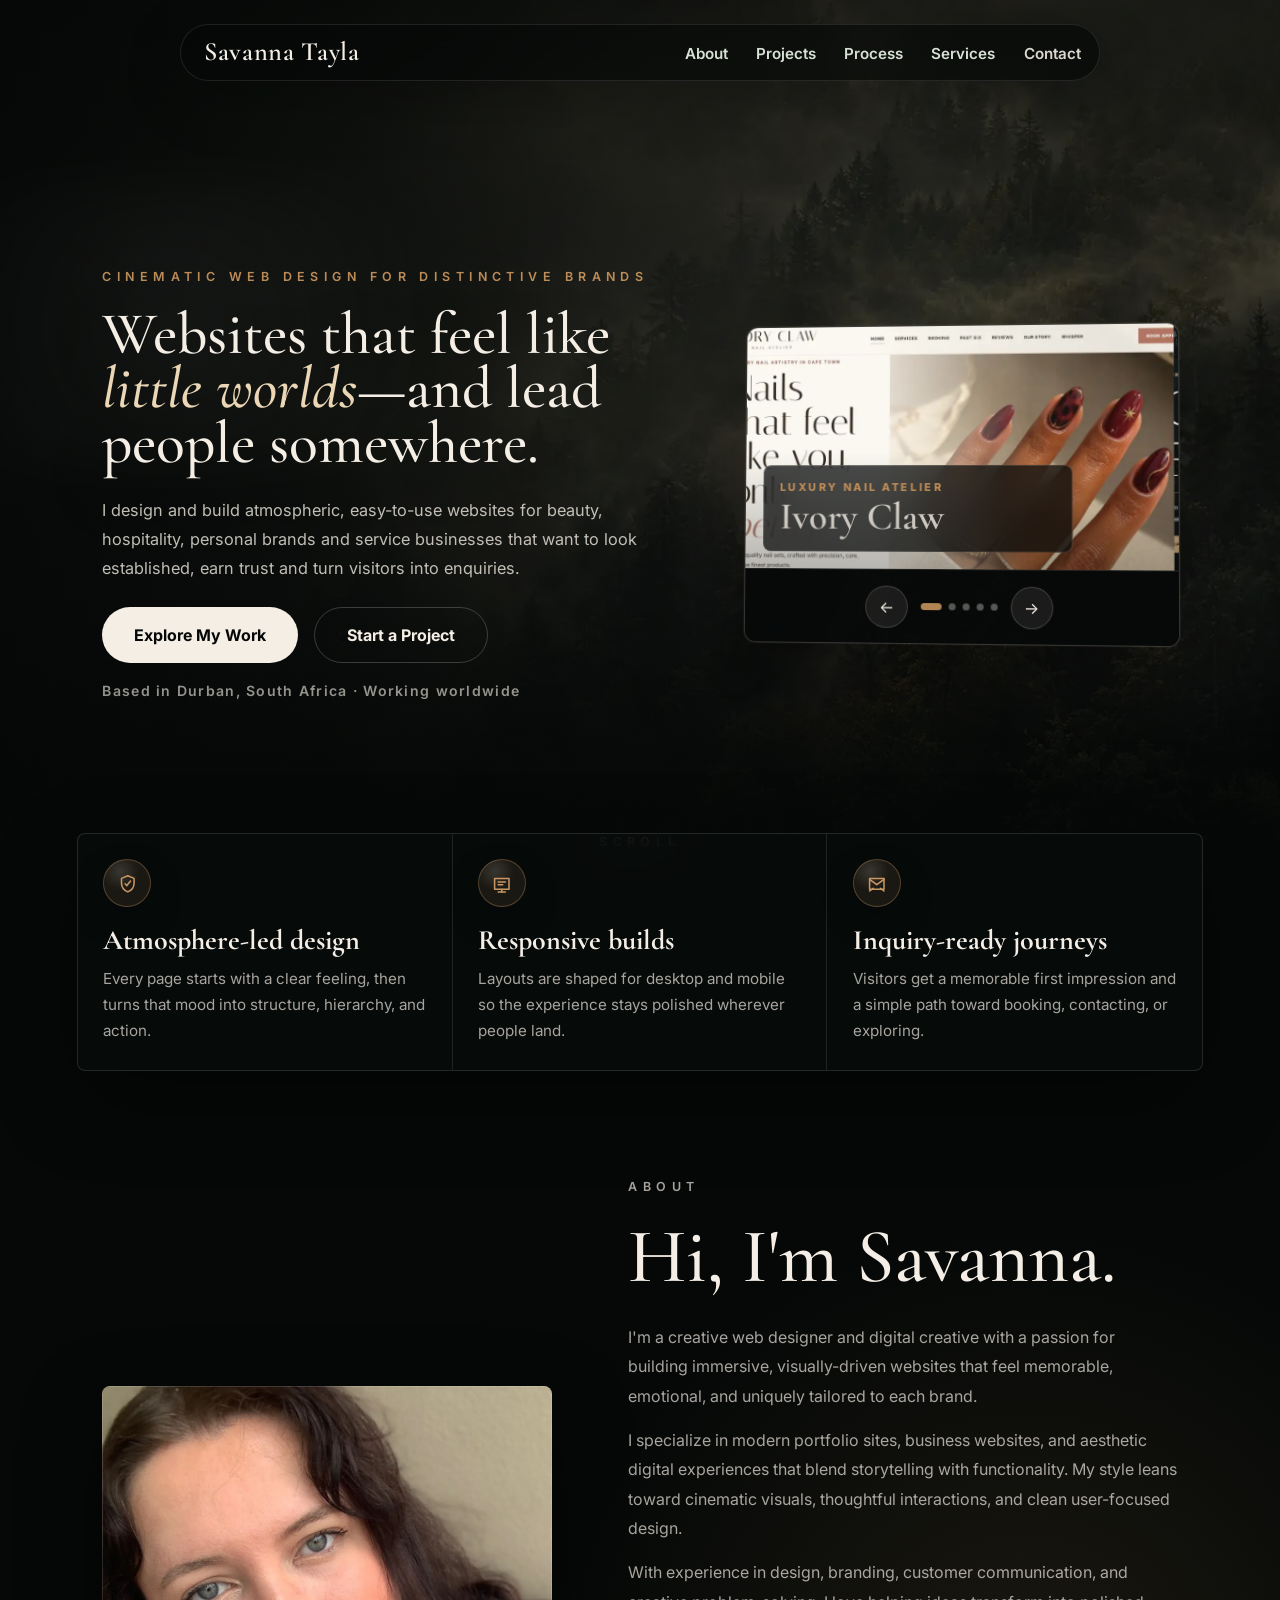
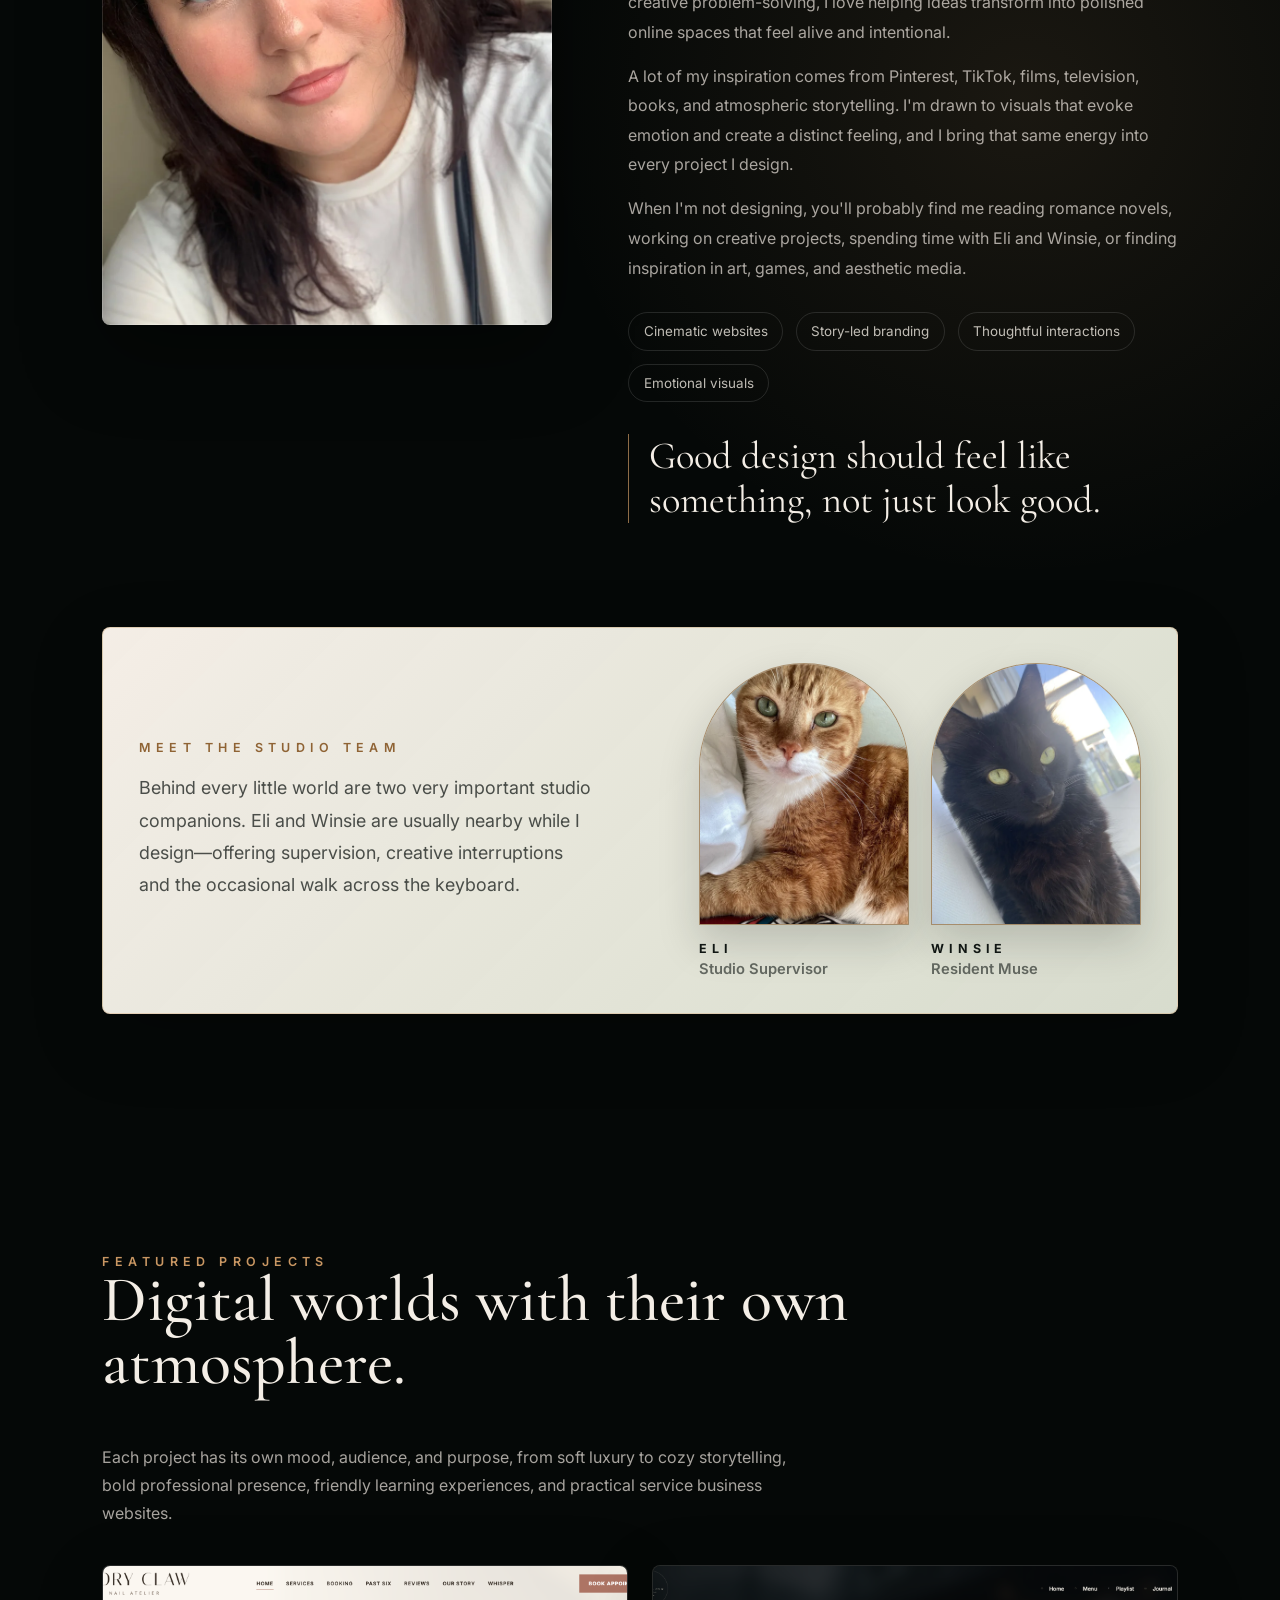
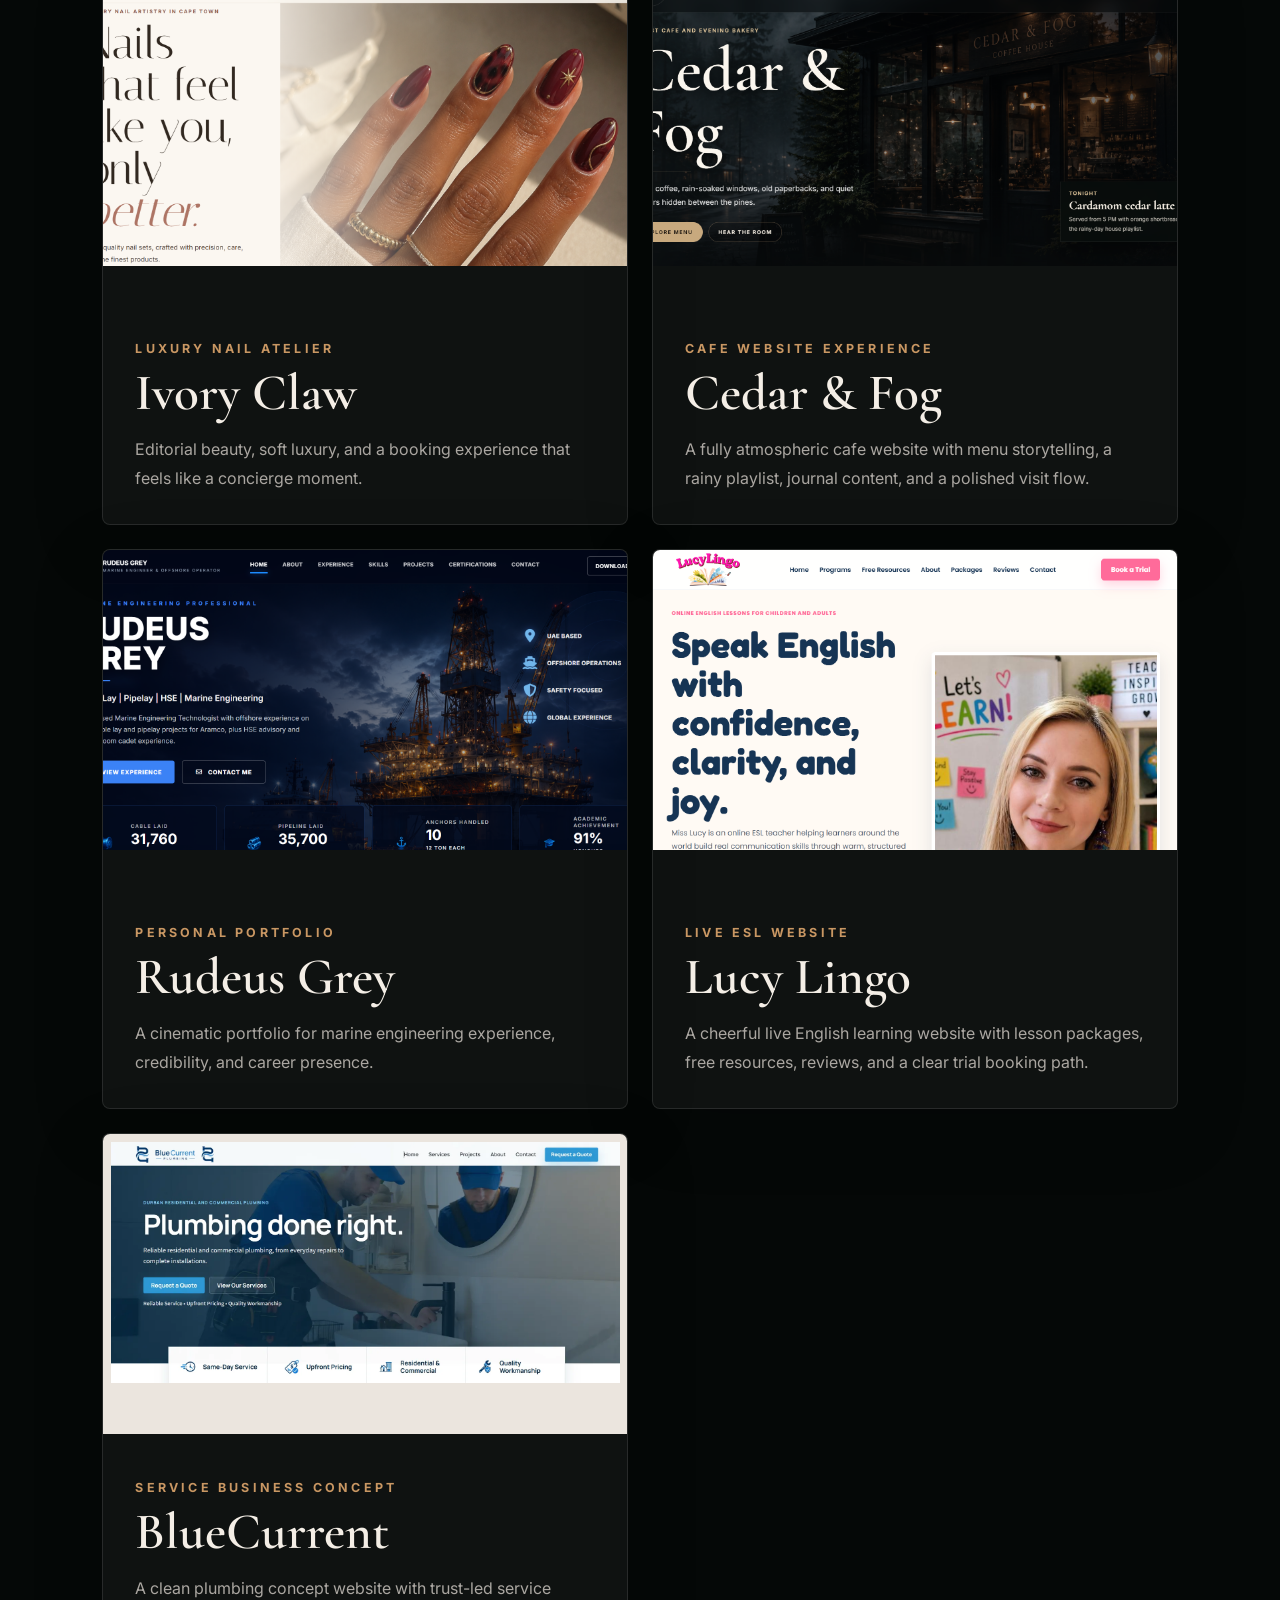
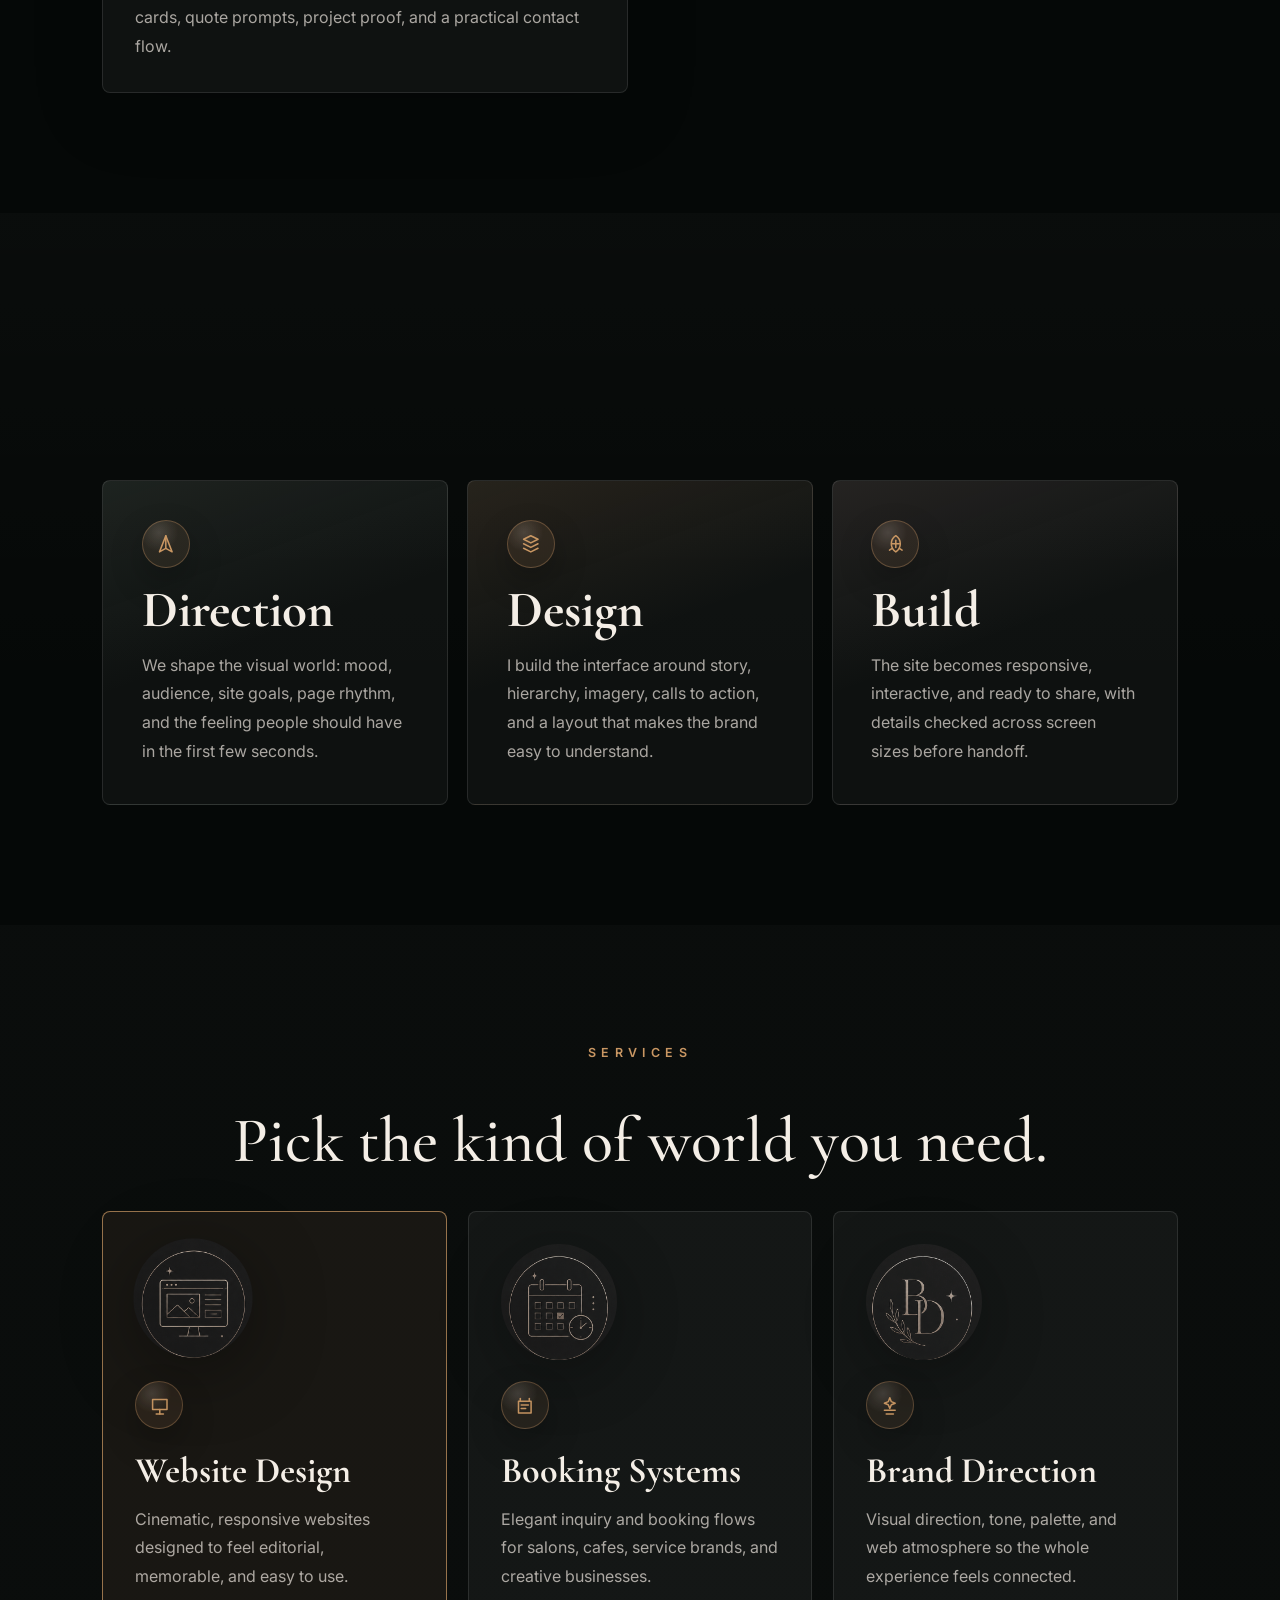
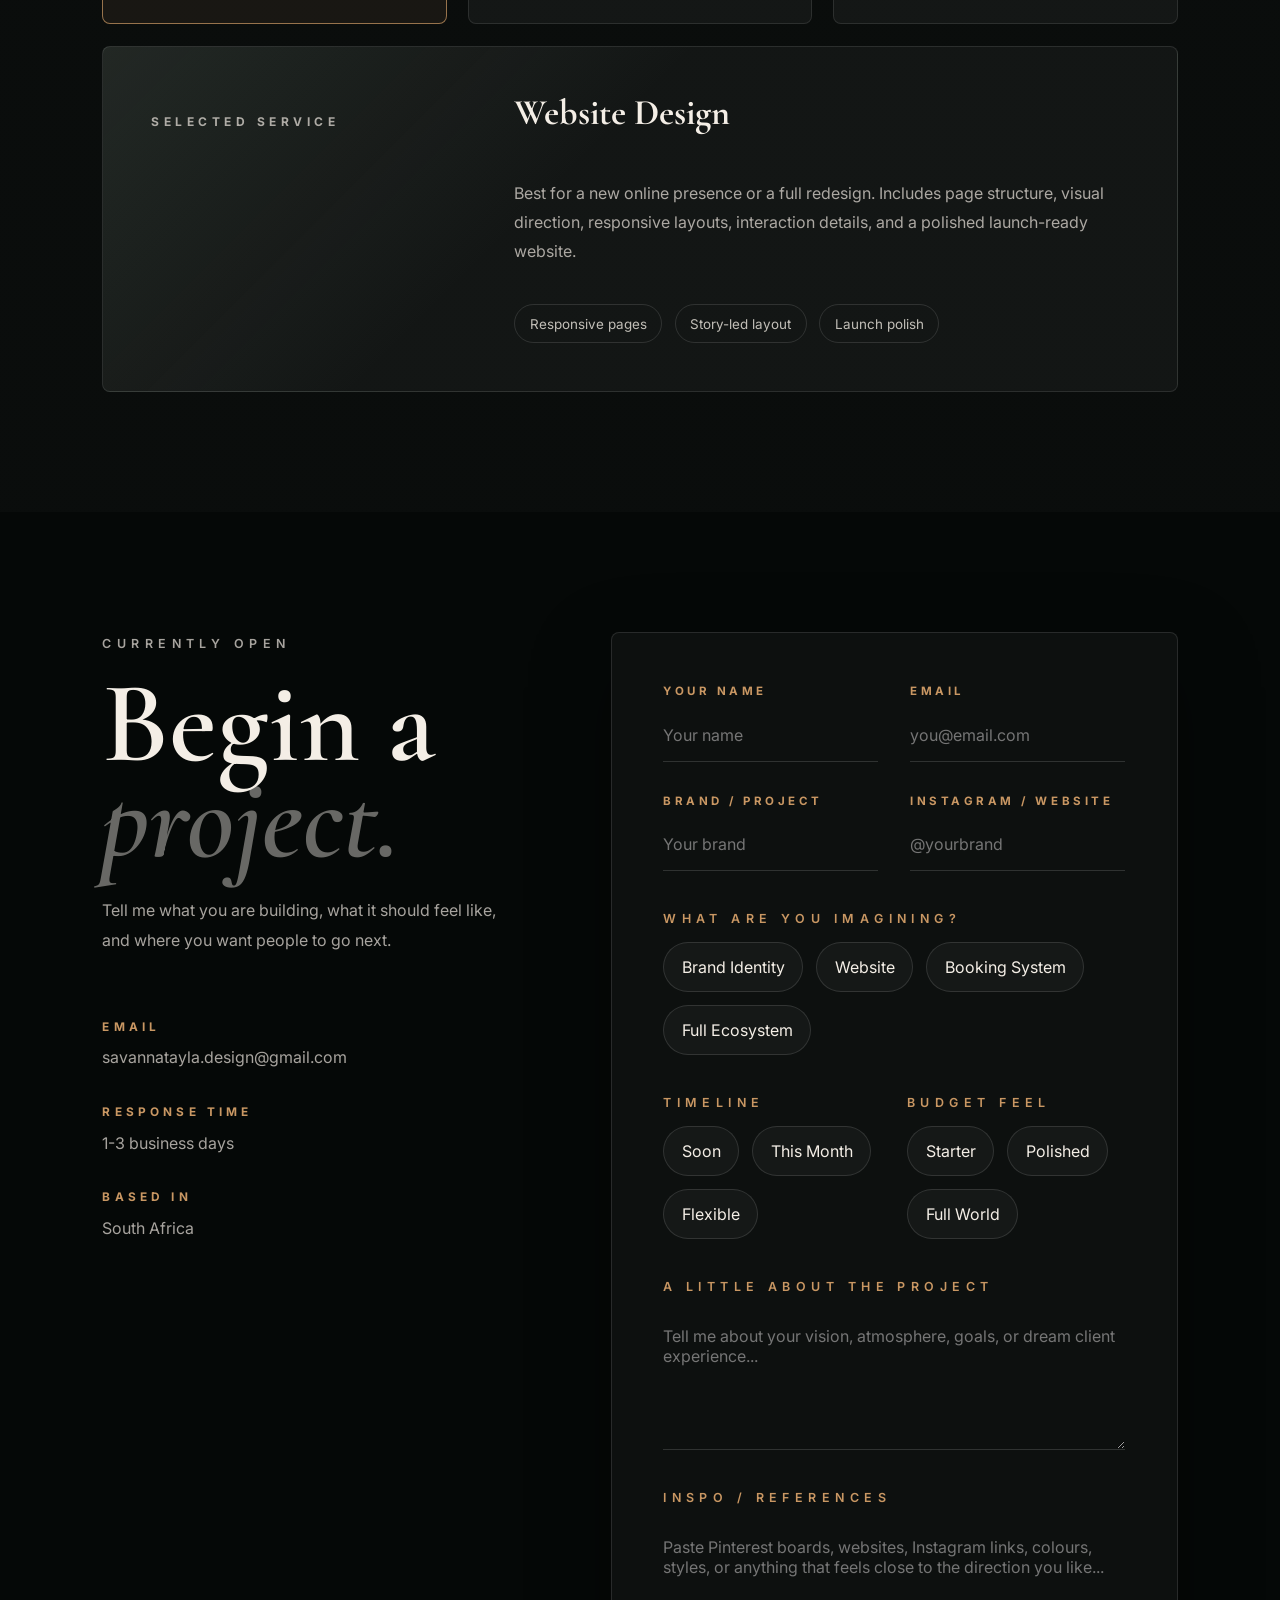
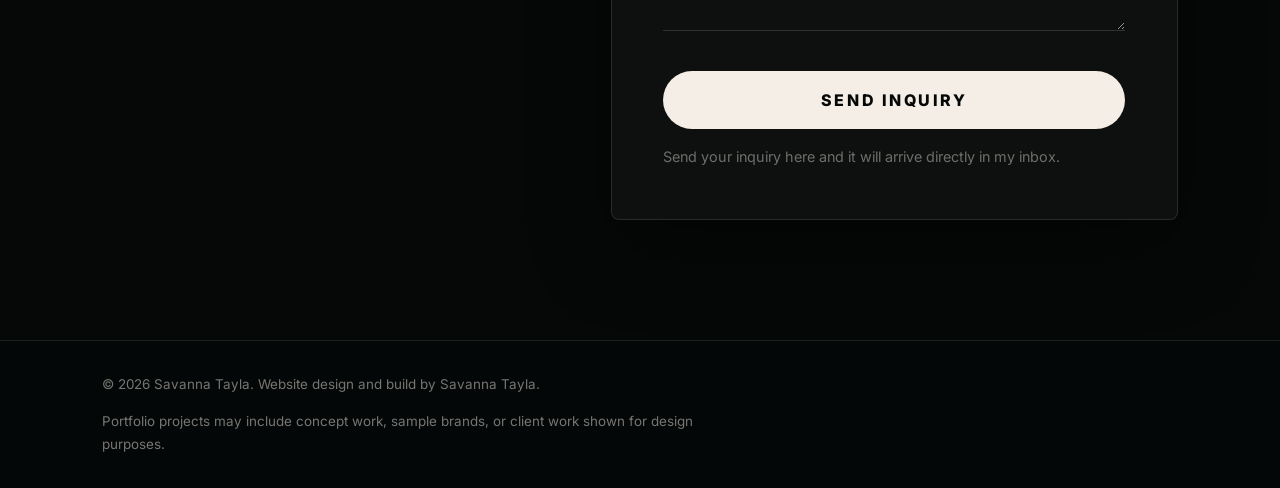
<file: index.html>
<!DOCTYPE html>
<html lang="en">
<head>
  <meta charset="UTF-8" />
  <meta name="viewport" content="width=device-width, initial-scale=1.0" />
  <meta name="description" content="Savanna Tayla designs cinematic portfolio, brand, and business websites with immersive visuals, clear user journeys, and polished responsive builds." />
  <title>Savanna Tayla | Cinematic Website Design</title>
  <link rel="preconnect" href="https://fonts.googleapis.com">
  <link rel="preconnect" href="https://fonts.gstatic.com" crossorigin>
  <link href="https://fonts.googleapis.com/css2?family=Cormorant+Garamond:wght@300;400;500;600;700&family=Inter:wght@300;400;500;600;700&display=swap" rel="stylesheet">
  <link rel="stylesheet" href="style.css">
</head>
<body>

<header class="navbar">
  <a href="#top" class="brand">Savanna Tayla</a>

  <nav aria-label="Primary navigation">
    <ul>
      <li><a href="#about">About</a></li>
      <li><a href="#projects">Projects</a></li>
      <li><a href="#process">Process</a></li>
      <li><a href="#services">Services</a></li>
      <li><a href="#contact">Contact</a></li>
    </ul>
  </nav>
</header>

<main id="top">
  <section class="hero">
    <div class="hero-mist hero-mist-one" aria-hidden="true"></div>
    <div class="hero-mist hero-mist-two" aria-hidden="true"></div>
    <div class="hero-grain" aria-hidden="true"></div>

    <div class="hero-layout">
      <div class="hero-content reveal">
        <p class="small-text">CINEMATIC WEB DESIGN FOR DISTINCTIVE BRANDS</p>
        <h1>Websites that feel like <em>little worlds</em>&mdash;and lead people somewhere.</h1>
        <p class="hero-description">
          I design and build atmospheric, easy-to-use websites for beauty, hospitality, personal brands and service businesses that want to look established, earn trust and turn visitors into enquiries.
        </p>

        <div class="hero-buttons">
          <a href="#projects" class="primary-btn magnetic">Explore My Work</a>
          <a href="#contact" class="secondary-btn magnetic">Start a Project</a>
        </div>

        <p class="hero-location">Based in Durban, South Africa &middot; Working worldwide</p>
      </div>

      <aside class="hero-showcase reveal" aria-label="Featured website project showcase">
        <div class="browser-mockup">
          <div class="browser-screen">
            <div class="showcase-track" tabindex="0" aria-label="Scroll through featured website previews">
              <a class="showcase-slide active" href="ivory-claw.html">
                <img src="hero-ivory.webp" alt="Ivory Claw website screenshot">
                <div class="showcase-caption">
                  <span>Luxury Nail Atelier</span>
                  <strong>Ivory Claw</strong>
                </div>
              </a>
              <a class="showcase-slide" href="cedar-fog.html">
                <img src="hero-cedar.webp" alt="Cedar and Fog website screenshot" loading="lazy">
                <div class="showcase-caption">
                  <span>Cafe Website Experience</span>
                  <strong>Cedar &amp; Fog</strong>
                </div>
              </a>
              <a class="showcase-slide" href="rudeus-grey.html">
                <img src="hero-rudeus.webp" alt="Rudeus Grey website screenshot" loading="lazy">
                <div class="showcase-caption">
                  <span>Personal Portfolio</span>
                  <strong>Rudeus Grey</strong>
                </div>
              </a>
              <a class="showcase-slide" href="misslucy.html">
                <img src="hero-lucy-lingo.webp" alt="Lucy Lingo website screenshot" loading="lazy">
                <div class="showcase-caption">
                  <span>Live ESL Website</span>
                  <strong>Lucy Lingo</strong>
                </div>
              </a>
              <a class="showcase-slide" href="bluecurrent-plumbing.html">
                <img src="hero-bluecurrent.webp" alt="BlueCurrent Plumbing concept website screenshot" loading="lazy">
                <div class="showcase-caption">
                  <span>Service Business Concept</span>
                  <strong>BlueCurrent</strong>
                </div>
              </a>
            </div>
          </div>
          <div class="showcase-controls" aria-label="Project preview controls">
            <button class="showcase-control" type="button" data-showcase-direction="-1" aria-label="Show previous project preview">&larr;</button>
            <div class="showcase-dots" aria-hidden="true">
              <span class="active"></span>
              <span></span>
              <span></span>
              <span></span>
              <span></span>
            </div>
            <button class="showcase-control" type="button" data-showcase-direction="1" aria-label="Show next project preview">&rarr;</button>
          </div>
        </div>
      </aside>
    </div>

    <a href="#about" class="scroll-indicator">SCROLL</a>
  </section>

  <section class="cred-strip" aria-label="Portfolio highlights">
    <div class="cred-item reveal">
      <div class="detail-icon" aria-hidden="true">
        <svg viewBox="0 0 24 24"><path d="M12 3l7 3v5c0 4.8-2.8 8.2-7 10-4.2-1.8-7-5.2-7-10V6l7-3z"/><path d="M9 12l2 2 4-5"/></svg>
      </div>
      <strong>Atmosphere-led design</strong>
      <p>Every page starts with a clear feeling, then turns that mood into structure, hierarchy, and action.</p>
    </div>
    <div class="cred-item reveal">
      <div class="detail-icon" aria-hidden="true">
        <svg viewBox="0 0 24 24"><path d="M4 6h16v12H4z"/><path d="M8 21h8"/><path d="M12 18v3"/><path d="M8 10h8"/><path d="M8 13h5"/></svg>
      </div>
      <strong>Responsive builds</strong>
      <p>Layouts are shaped for desktop and mobile so the experience stays polished wherever people land.</p>
    </div>
    <div class="cred-item reveal">
      <div class="detail-icon" aria-hidden="true">
        <svg viewBox="0 0 24 24"><path d="M4 6h16v12H4z"/><path d="M4 7l8 6 8-6"/><path d="M8 17l-4 3"/><path d="M16 17l4 3"/></svg>
      </div>
      <strong>Inquiry-ready journeys</strong>
      <p>Visitors get a memorable first impression and a simple path toward booking, contacting, or exploring.</p>
    </div>
  </section>

  <section class="section about-section" id="about">
    <div class="about-grid">
      <div class="about-image reveal">
        <img src="savanna-about-real.webp" alt="Portrait of Savanna Tayla">
      </div>

      <div class="about-text reveal">
        <p class="section-tag">ABOUT</p>
        <h2>Hi, I'm Savanna.</h2>
        <p>
          I'm a creative web designer and digital creative with a passion for building immersive, visually-driven websites that feel memorable, emotional, and uniquely tailored to each brand.
        </p>
        <p>
          I specialize in modern portfolio sites, business websites, and aesthetic digital experiences that blend storytelling with functionality. My style leans toward cinematic visuals, thoughtful interactions, and clean user-focused design.
        </p>
        <p>
          With experience in design, branding, customer communication, and creative problem-solving, I love helping ideas transform into polished online spaces that feel alive and intentional.
        </p>
        <p>
          A lot of my inspiration comes from Pinterest, TikTok, films, television, books, and atmospheric storytelling. I'm drawn to visuals that evoke emotion and create a distinct feeling, and I bring that same energy into every project I design.
        </p>
        <p>
          When I'm not designing, you'll probably find me reading romance novels, working on creative projects, spending time with Eli and Winsie, or finding inspiration in art, games, and aesthetic media.
        </p>

        <div class="about-notes">
          <span>Cinematic websites</span>
          <span>Story-led branding</span>
          <span>Thoughtful interactions</span>
          <span>Emotional visuals</span>
        </div>

        <p class="about-belief">Good design should feel like something, not just look good.</p>
      </div>
    </div>

    <div class="studio-team reveal">
      <div class="studio-team-copy">
        <p class="section-tag">MEET THE STUDIO TEAM</p>
        <p>
          Behind every little world are two very important studio companions. Eli and Winsie are usually nearby while I design—offering supervision, creative interruptions and the occasional walk across the keyboard.
        </p>
      </div>

      <div class="studio-team-cats">
        <article class="cat-profile">
          <div class="cat-frame cat-frame-eli">
            <img src="eli-studio.webp" alt="Eli, orange and white cat studio supervisor">
          </div>
          <h3>ELI</h3>
          <p>Studio Supervisor</p>
        </article>

        <article class="cat-profile">
          <div class="cat-frame cat-frame-winsie">
            <img src="winsie-studio.webp" alt="Winsie, black cat resident muse">
          </div>
          <h3>WINSIE</h3>
          <p>Resident Muse</p>
        </article>
      </div>
    </div>
  </section>

  <section class="section" id="projects">
    <div class="section-heading projects-heading reveal">
      <div>
        <p class="section-tag">FEATURED PROJECTS</p>
        <h2>Digital worlds with their own atmosphere.</h2>
      </div>
      <p class="section-intro">
        Each project has its own mood, audience, and purpose, from soft luxury to cozy storytelling, bold professional presence, friendly learning experiences, and practical service business websites.
      </p>
    </div>

    <div class="project-grid">
      <a href="ivory-claw.html" class="project-card project-link reveal" data-tilt>
        <div class="project-thumb">
          <img src="ivory1.jpg" alt="Ivory Claw website preview">
          <div class="project-thumb-overlay"><span>View Project</span></div>
        </div>
        <div class="project-info">
          <p class="project-kicker">Luxury Nail Atelier</p>
          <h3>Ivory Claw</h3>
          <p>Editorial beauty, soft luxury, and a booking experience that feels like a concierge moment.</p>
        </div>
      </a>

      <a href="cedar-fog.html" class="project-card project-link reveal" data-tilt>
        <div class="project-thumb">
          <img src="cedar1.jpg" alt="Cedar and Fog website preview">
          <div class="project-thumb-overlay"><span>View Project</span></div>
        </div>
        <div class="project-info">
          <p class="project-kicker">Cafe Website Experience</p>
          <h3>Cedar &amp; Fog</h3>
          <p>A fully atmospheric cafe website with menu storytelling, a rainy playlist, journal content, and a polished visit flow.</p>
        </div>
      </a>

      <a href="rudeus-grey.html" class="project-card project-link reveal" data-tilt>
        <div class="project-thumb">
          <img src="marine1.jpg" alt="Rudeus Grey website preview">
          <div class="project-thumb-overlay"><span>View Project</span></div>
        </div>
        <div class="project-info">
          <p class="project-kicker">Personal Portfolio</p>
          <h3>Rudeus Grey</h3>
          <p>A cinematic portfolio for marine engineering experience, credibility, and career presence.</p>
        </div>
      </a>

      <a href="misslucy.html" class="project-card project-link reveal" data-tilt>
        <div class="project-thumb">
          <img src="lucy-lingo-1.png" alt="Lucy Lingo ESL website preview">
          <div class="project-thumb-overlay"><span>View Project</span></div>
        </div>
        <div class="project-info">
          <p class="project-kicker">Live ESL Website</p>
          <h3>Lucy Lingo</h3>
          <p>A cheerful live English learning website with lesson packages, free resources, reviews, and a clear trial booking path.</p>
        </div>
      </a>

      <a href="bluecurrent-plumbing.html" class="project-card project-link reveal" data-tilt>
        <div class="project-thumb project-thumb--contain">
          <img src="bluecurrent-1.webp" alt="BlueCurrent Plumbing concept website preview">
          <div class="project-thumb-overlay"><span>View Project</span></div>
        </div>
        <div class="project-info">
          <p class="project-kicker">Service Business Concept</p>
          <h3>BlueCurrent</h3>
          <p>A clean plumbing concept website with trust-led service cards, quote prompts, project proof, and a practical contact flow.</p>
        </div>
      </a>
    </div>
  </section>

  <section class="section process-section" id="process">
    <div class="section-heading process-heading reveal">
      <div>
        <p class="section-tag">PROCESS</p>
        <h2>From first moodboard to finished online space.</h2>
      </div>
      <p class="section-intro">
        The work is designed to feel expressive on the surface and practical underneath: clear pages, clean structure, responsive polish, and a launch path that makes sense.
      </p>
    </div>

    <div class="process-grid">
      <article class="process-card reveal">
        <div class="detail-icon" aria-hidden="true">
          <svg viewBox="0 0 24 24"><path d="M12 3l7 18-7-4-7 4 7-18z"/><path d="M12 3v14"/></svg>
        </div>
        <h3>Direction</h3>
        <p>We shape the visual world: mood, audience, site goals, page rhythm, and the feeling people should have in the first few seconds.</p>
      </article>
      <article class="process-card reveal">
        <div class="detail-icon" aria-hidden="true">
          <svg viewBox="0 0 24 24"><path d="M12 3l8 4-8 4-8-4 8-4z"/><path d="M4 12l8 4 8-4"/><path d="M4 17l8 4 8-4"/></svg>
        </div>
        <h3>Design</h3>
        <p>I build the interface around story, hierarchy, imagery, calls to action, and a layout that makes the brand easy to understand.</p>
      </article>
      <article class="process-card reveal">
        <div class="detail-icon" aria-hidden="true">
          <svg viewBox="0 0 24 24"><path d="M12 3c3 2 5 5 5 9 0 4-2 7-5 9-3-2-5-5-5-9 0-4 2-7 5-9z"/><path d="M12 8v8"/><path d="M8 12h8"/><path d="M5 19l3-2"/><path d="M19 19l-3-2"/></svg>
        </div>
        <h3>Build</h3>
        <p>The site becomes responsive, interactive, and ready to share, with details checked across screen sizes before handoff.</p>
      </article>
    </div>
  </section>

  <section class="section services-section" id="services">
    <div class="section-heading services-heading reveal">
      <p class="section-tag">SERVICES</p>
      <h2>Pick the kind of world you need.</h2>
    </div>

    <div class="services-grid" role="list">
      <button class="service-card reveal active" type="button" data-service="website">
        <img class="service-icon" src="web-design-icon.png" alt="" aria-hidden="true">
        <div class="detail-icon service-detail-icon" aria-hidden="true">
          <svg viewBox="0 0 24 24"><path d="M4 5h16v11H4z"/><path d="M8 21h8"/><path d="M12 16v5"/></svg>
        </div>
        <h3>Website Design</h3>
        <p>Cinematic, responsive websites designed to feel editorial, memorable, and easy to use.</p>
      </button>

      <button class="service-card reveal" type="button" data-service="booking">
        <img class="service-icon" src="booking-icon.png" alt="" aria-hidden="true">
        <div class="detail-icon service-detail-icon" aria-hidden="true">
          <svg viewBox="0 0 24 24"><path d="M7 4v3"/><path d="M17 4v3"/><path d="M5 7h14v13H5z"/><path d="M8 11h8"/><path d="M8 15h5"/></svg>
        </div>
        <h3>Booking Systems</h3>
        <p>Elegant inquiry and booking flows for salons, cafes, service brands, and creative businesses.</p>
      </button>

      <button class="service-card reveal" type="button" data-service="brand">
        <img class="service-icon" src="brand-direction-icon.png" alt="" aria-hidden="true">
        <div class="detail-icon service-detail-icon" aria-hidden="true">
          <svg viewBox="0 0 24 24"><path d="M12 3l1.7 4.4L18 9.1l-4.3 1.7L12 15l-1.7-4.2L6 9.1l4.3-1.7L12 3z"/><path d="M6 17h12"/><path d="M8 21h8"/></svg>
        </div>
        <h3>Brand Direction</h3>
        <p>Visual direction, tone, palette, and web atmosphere so the whole experience feels connected.</p>
      </button>
    </div>

    <div class="service-stage reveal" aria-live="polite">
      <p class="service-stage-label">SELECTED SERVICE</p>
      <h3 id="service-title">Website Design</h3>
      <p id="service-copy">
        Best for a new online presence or a full redesign. Includes page structure, visual direction, responsive layouts, interaction details, and a polished launch-ready website.
      </p>
      <div id="service-tags" class="service-tags">
        <span>Responsive pages</span>
        <span>Story-led layout</span>
        <span>Launch polish</span>
      </div>
    </div>
  </section>

  <section class="contact-section section" id="contact">
    <div class="contact-left reveal">
      <p class="section-tag">CURRENTLY OPEN</p>
      <h2>Begin a <span>project.</span></h2>
      <p>
        Tell me what you are building, what it should feel like, and where you want people to go next.
      </p>

      <div class="contact-details">
        <div>
          <span>EMAIL</span>
          <p>savannatayla.design@gmail.com</p>
        </div>
        <div>
          <span>RESPONSE TIME</span>
          <p>1-3 business days</p>
        </div>
        <div>
          <span>BASED IN</span>
          <p>South Africa</p>
        </div>
      </div>
    </div>

    <form class="contact-form-box reveal" id="inquiry-form">
      <div class="form-grid">
        <div class="form-group">
          <label for="name">YOUR NAME</label>
          <input id="name" name="name" type="text" placeholder="Your name" required>
        </div>

        <div class="form-group">
          <label for="email">EMAIL</label>
          <input id="email" name="email" type="email" placeholder="you@email.com" required>
        </div>

        <div class="form-group">
          <label for="brand">BRAND / PROJECT</label>
          <input id="brand" name="brand" type="text" placeholder="Your brand">
        </div>

        <div class="form-group">
          <label for="social">INSTAGRAM / WEBSITE</label>
          <input id="social" name="social" type="text" placeholder="@yourbrand">
        </div>
      </div>

      <div class="option-section">
        <span class="section-title">WHAT ARE YOU IMAGINING?</span>
        <div class="option-buttons" data-choice-group="projectType">
          <button type="button">Brand Identity</button>
          <button type="button">Website</button>
          <button type="button">Booking System</button>
          <button type="button">Full Ecosystem</button>
        </div>
      </div>

      <div class="option-section compact-options">
        <div>
          <span class="section-title">TIMELINE</span>
          <div class="option-buttons" data-choice-group="timeline">
            <button type="button">Soon</button>
            <button type="button">This Month</button>
            <button type="button">Flexible</button>
          </div>
        </div>
        <div>
          <span class="section-title">BUDGET FEEL</span>
          <div class="option-buttons" data-choice-group="budget">
            <button type="button">Starter</button>
            <button type="button">Polished</button>
            <button type="button">Full World</button>
          </div>
        </div>
      </div>

      <div class="option-section">
        <span class="section-title">A LITTLE ABOUT THE PROJECT</span>
        <div class="form-group">
          <label class="sr-only" for="message">Project message</label>
          <textarea id="message" name="message" placeholder="Tell me about your vision, atmosphere, goals, or dream client experience..." required></textarea>
        </div>
      </div>

      <div class="option-section">
        <span class="section-title">INSPO / REFERENCES</span>
        <div class="form-group">
          <label class="sr-only" for="inspo">Inspiration links or notes</label>
          <textarea id="inspo" name="inspo" class="inspo-textarea" placeholder="Paste Pinterest boards, websites, Instagram links, colours, styles, or anything that feels close to the direction you like..."></textarea>
        </div>
      </div>

      <button class="submit-btn magnetic" type="submit">SEND INQUIRY</button>
      <p class="form-note" id="form-note">Send your inquiry here and it will arrive directly in my inbox.</p>
    </form>
  </section>
</main>

<footer class="site-footer" aria-label="Site footer">
  <p>&copy; 2026 Savanna Tayla. Website design and build by Savanna Tayla.</p>
  <p>Portfolio projects may include concept work, sample brands, or client work shown for design purposes.</p>
</footer>

<script src="script.js"></script>
</body>
</html>
</file>
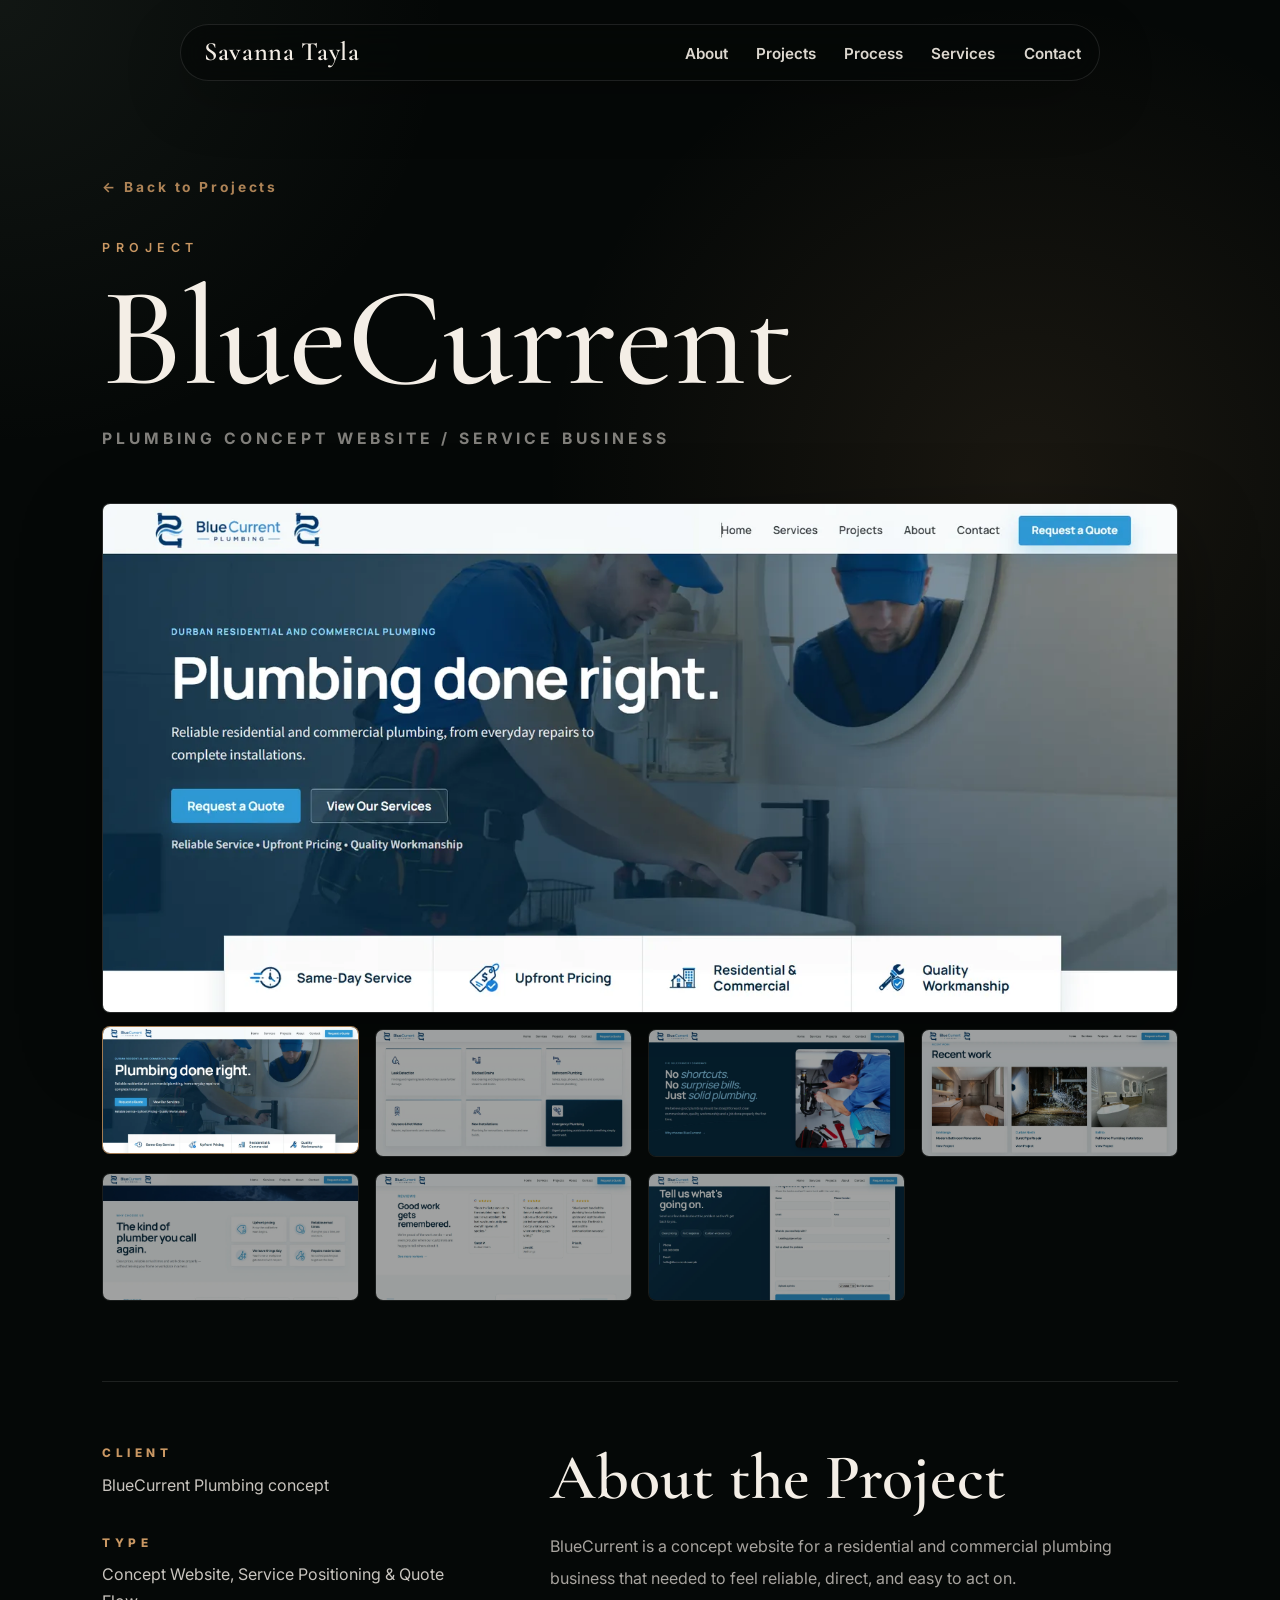
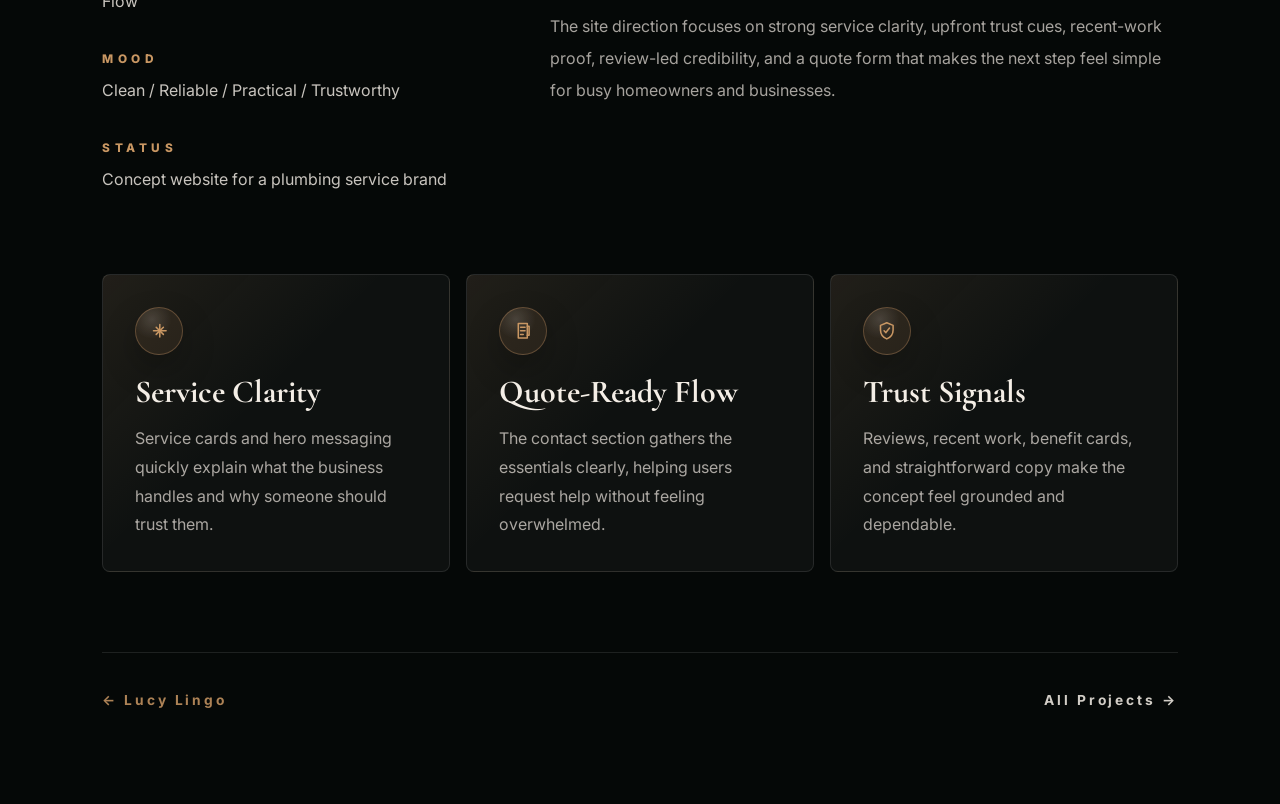
<file: bluecurrent-plumbing.html>
<!DOCTYPE html>
<html lang="en">
<head>
  <meta charset="UTF-8" />
  <meta name="viewport" content="width=device-width, initial-scale=1.0" />
  <title>BlueCurrent Plumbing | Savanna Tayla</title>
  <link rel="preconnect" href="https://fonts.googleapis.com">
  <link rel="preconnect" href="https://fonts.gstatic.com" crossorigin>
  <link href="https://fonts.googleapis.com/css2?family=Cormorant+Garamond:wght@300;400;500;600;700&family=Inter:wght@300;400;500;600;700&display=swap" rel="stylesheet">
  <link rel="stylesheet" href="style.css">
  <link rel="stylesheet" href="project.css">
</head>
<body>

<header class="navbar">
  <a href="index.html#top" class="brand">Savanna Tayla</a>
  <nav aria-label="Primary navigation">
    <ul>
      <li><a href="index.html#about">About</a></li>
      <li><a href="index.html#projects">Projects</a></li>
      <li><a href="index.html#process">Process</a></li>
      <li><a href="index.html#services">Services</a></li>
      <li><a href="index.html#contact">Contact</a></li>
    </ul>
  </nav>
</header>

<main class="project-page">
  <section class="project-page-header reveal">
    <a href="index.html#projects" class="back-link">&larr; Back to Projects</a>
    <p class="section-tag">PROJECT</p>
    <h1>BlueCurrent</h1>
    <p class="project-page-subtitle">Plumbing concept website / service business</p>
  </section>

  <section class="project-gallery reveal" aria-label="BlueCurrent Plumbing gallery">
    <div class="gallery-main gallery-main--contain">
      <img id="main-img" src="bluecurrent-1.webp" alt="BlueCurrent Plumbing website hero preview">
    </div>

    <div class="gallery-thumbs">
      <button class="thumb active" type="button" aria-label="Show BlueCurrent preview 1">
        <img src="bluecurrent-1.webp" alt="">
      </button>
      <button class="thumb" type="button" aria-label="Show BlueCurrent preview 2">
        <img src="bluecurrent-2.webp" alt="">
      </button>
      <button class="thumb" type="button" aria-label="Show BlueCurrent preview 3">
        <img src="bluecurrent-3.webp" alt="">
      </button>
      <button class="thumb" type="button" aria-label="Show BlueCurrent preview 4">
        <img src="bluecurrent-4.webp" alt="">
      </button>
      <button class="thumb" type="button" aria-label="Show BlueCurrent preview 5">
        <img src="bluecurrent-5.webp" alt="">
      </button>
      <button class="thumb" type="button" aria-label="Show BlueCurrent preview 6">
        <img src="bluecurrent-6.webp" alt="">
      </button>
      <button class="thumb" type="button" aria-label="Show BlueCurrent preview 7">
        <img src="bluecurrent-7.webp" alt="">
      </button>
    </div>
  </section>

  <section class="project-page-info reveal">
    <div class="project-page-details">
      <div class="detail-item">
        <span>CLIENT</span>
        <p>BlueCurrent Plumbing concept</p>
      </div>
      <div class="detail-item">
        <span>TYPE</span>
        <p>Concept Website, Service Positioning &amp; Quote Flow</p>
      </div>
      <div class="detail-item">
        <span>MOOD</span>
        <p>Clean / Reliable / Practical / Trustworthy</p>
      </div>
      <div class="detail-item">
        <span>STATUS</span>
        <p>Concept website for a plumbing service brand</p>
      </div>
    </div>

    <div class="project-page-description">
      <h2>About the Project</h2>
      <p>
        BlueCurrent is a concept website for a residential and commercial plumbing business that needed to feel reliable, direct, and easy to act on.
      </p>
      <p>
        The site direction focuses on strong service clarity, upfront trust cues, recent-work proof, review-led credibility, and a quote form that makes the next step feel simple for busy homeowners and businesses.
      </p>
    </div>
  </section>

  <section class="project-feature-grid reveal">
    <div>
      <div class="feature-icon" aria-hidden="true">
        <svg viewBox="0 0 24 24"><path d="M5 12h14"/><path d="M12 5v14"/><path d="M8 8l8 8"/><path d="M16 8l-8 8"/></svg>
      </div>
      <h3>Service Clarity</h3>
      <p>Service cards and hero messaging quickly explain what the business handles and why someone should trust them.</p>
    </div>
    <div>
      <div class="feature-icon" aria-hidden="true">
        <svg viewBox="0 0 24 24"><path d="M7 4h10v16H7z"/><path d="M9.5 8h5"/><path d="M9.5 12h5"/><path d="M9.5 16h3"/><path d="M17 7h2v10h-2"/></svg>
      </div>
      <h3>Quote-Ready Flow</h3>
      <p>The contact section gathers the essentials clearly, helping users request help without feeling overwhelmed.</p>
    </div>
    <div>
      <div class="feature-icon" aria-hidden="true">
        <svg viewBox="0 0 24 24"><path d="M12 3l7 3v5c0 4.8-2.8 8.2-7 10-4.2-1.8-7-5.2-7-10V6l7-3z"/><path d="M9 12l2 2 4-5"/></svg>
      </div>
      <h3>Trust Signals</h3>
      <p>Reviews, recent work, benefit cards, and straightforward copy make the concept feel grounded and dependable.</p>
    </div>
  </section>

  <div class="project-nav">
    <a href="misslucy.html" class="back-link">&larr; Lucy Lingo</a>
    <a href="index.html#projects" class="next-link">All Projects &rarr;</a>
  </div>
</main>

<script src="script.js"></script>
</body>
</html>
</file>
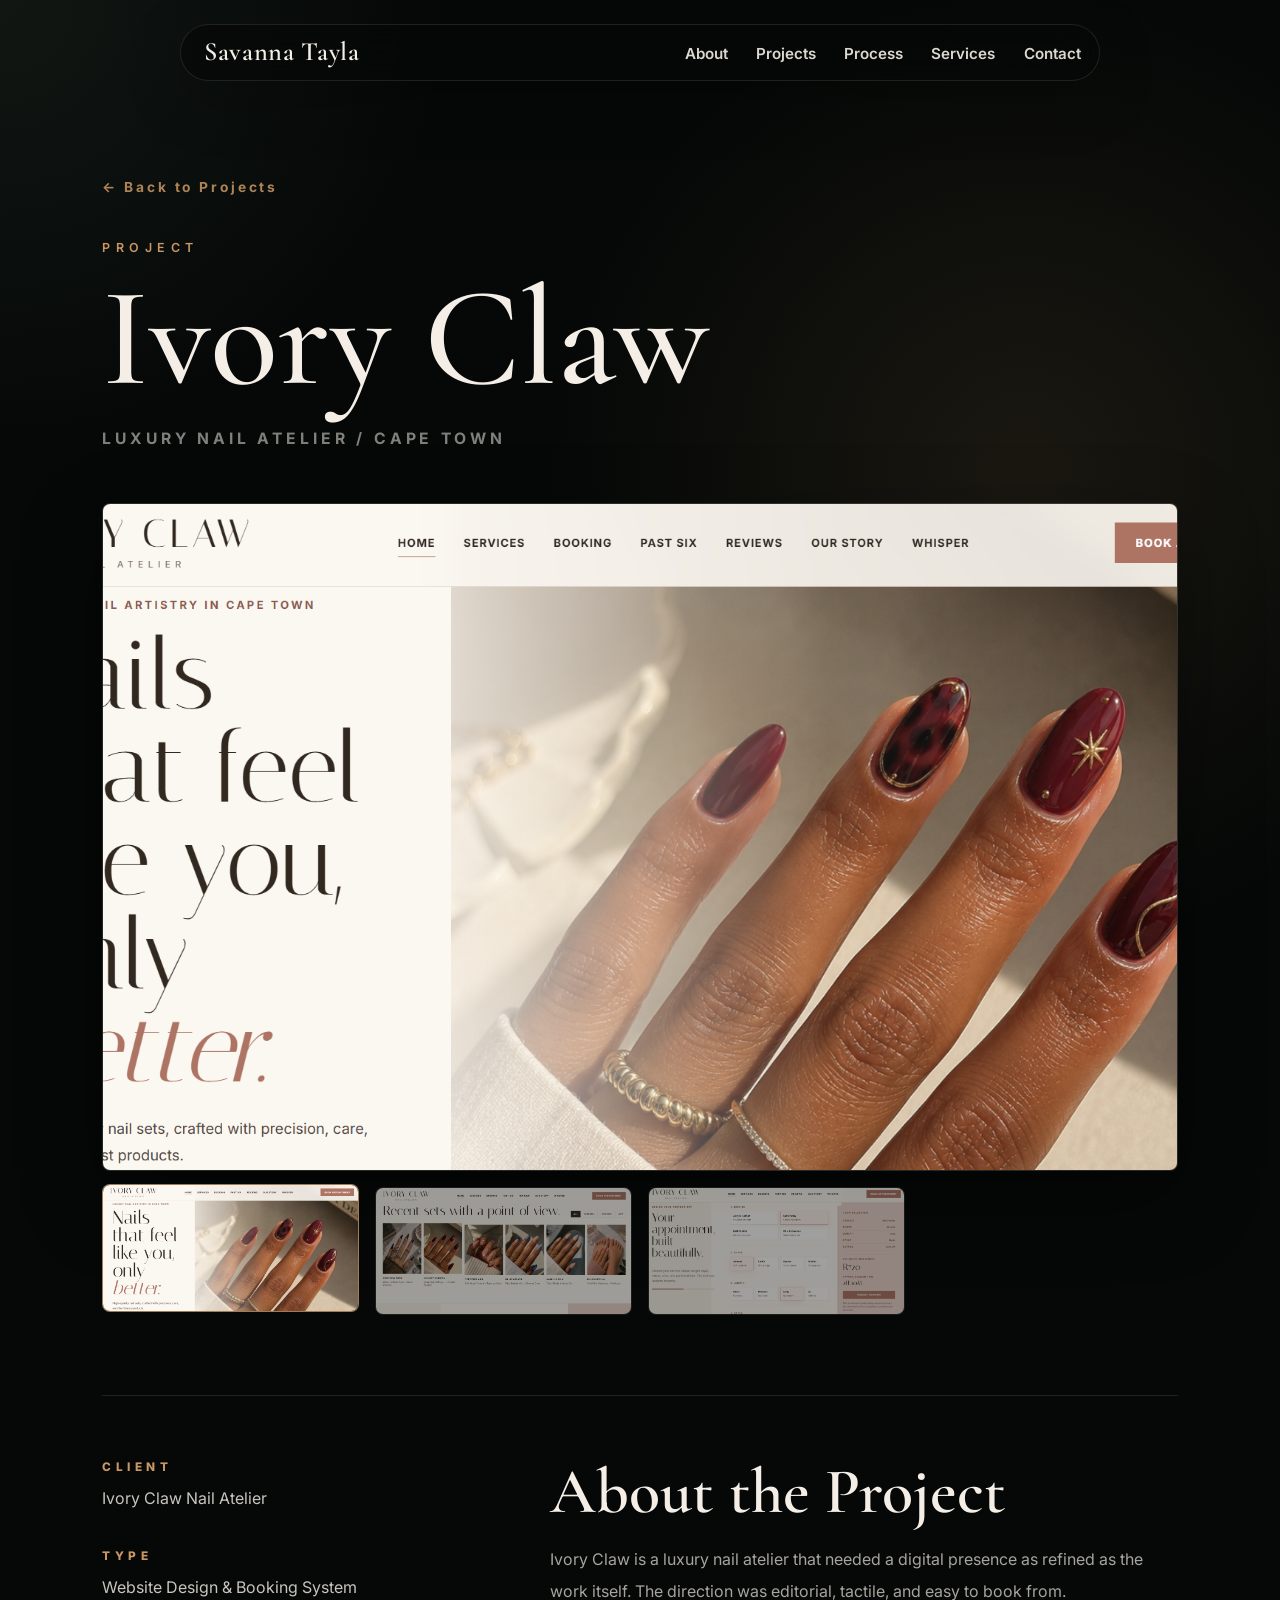
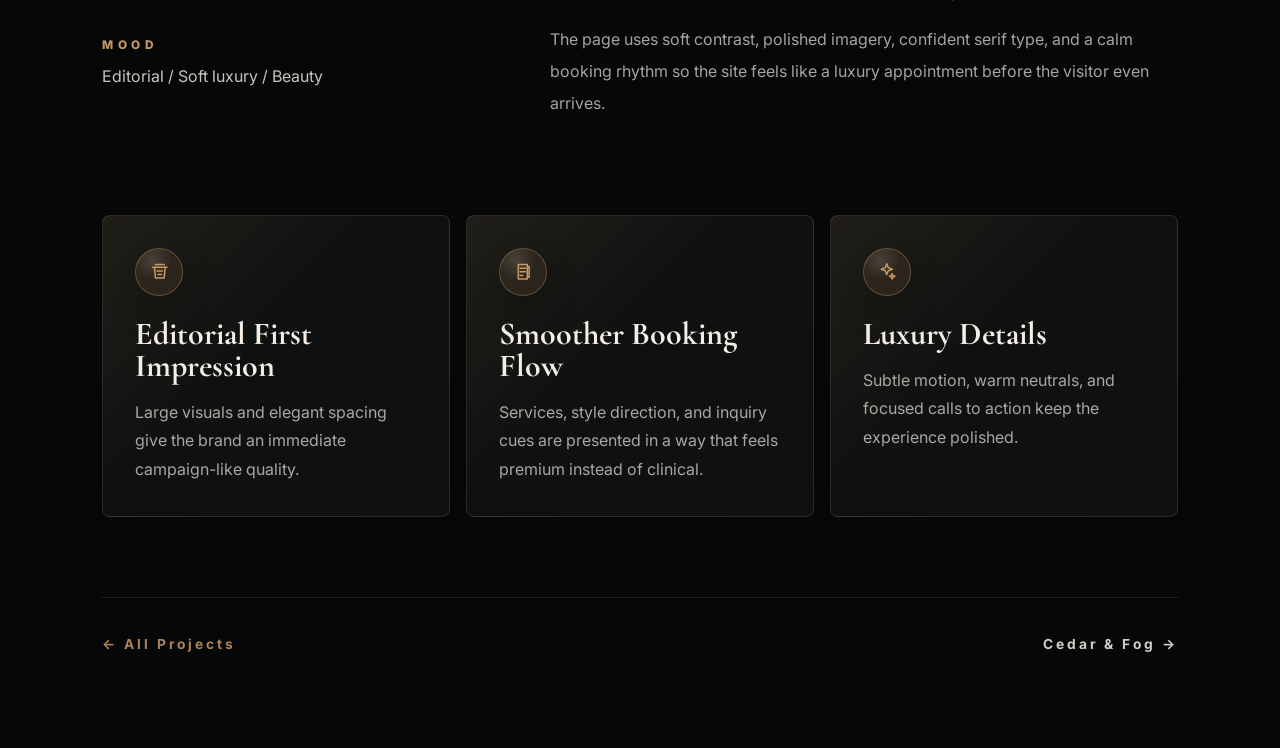
<file: ivory-claw.html>
<!DOCTYPE html>
<html lang="en">
<head>
  <meta charset="UTF-8" />
  <meta name="viewport" content="width=device-width, initial-scale=1.0" />
  <title>Ivory Claw | Savanna Tayla</title>
  <link rel="preconnect" href="https://fonts.googleapis.com">
  <link rel="preconnect" href="https://fonts.gstatic.com" crossorigin>
  <link href="https://fonts.googleapis.com/css2?family=Cormorant+Garamond:wght@300;400;500;600;700&family=Inter:wght@300;400;500;600;700&display=swap" rel="stylesheet">
  <link rel="stylesheet" href="style.css">
  <link rel="stylesheet" href="project.css">
</head>
<body>

<header class="navbar">
  <a href="index.html#top" class="brand">Savanna Tayla</a>
  <nav aria-label="Primary navigation">
    <ul>
      <li><a href="index.html#about">About</a></li>
      <li><a href="index.html#projects">Projects</a></li>
      <li><a href="index.html#process">Process</a></li>
      <li><a href="index.html#services">Services</a></li>
      <li><a href="index.html#contact">Contact</a></li>
    </ul>
  </nav>
</header>

<main class="project-page">
  <section class="project-page-header reveal">
    <a href="index.html#projects" class="back-link">&larr; Back to Projects</a>
    <p class="section-tag">PROJECT</p>
    <h1>Ivory Claw</h1>
    <p class="project-page-subtitle">Luxury nail atelier / Cape Town</p>
  </section>

  <section class="project-gallery reveal" aria-label="Ivory Claw gallery">
    <div class="gallery-main">
      <img id="main-img" src="ivory1.jpg" alt="Ivory Claw website preview">
    </div>

    <div class="gallery-thumbs">
      <button class="thumb active" type="button" aria-label="Show Ivory Claw preview 1">
        <img src="ivory1.jpg" alt="">
      </button>
      <button class="thumb" type="button" aria-label="Show Ivory Claw preview 2">
        <img src="ivory2.jpg" alt="">
      </button>
      <button class="thumb" type="button" aria-label="Show Ivory Claw preview 3">
        <img src="ivory3.jpg" alt="">
      </button>
    </div>
  </section>

  <section class="project-page-info reveal">
    <div class="project-page-details">
      <div class="detail-item">
        <span>CLIENT</span>
        <p>Ivory Claw Nail Atelier</p>
      </div>
      <div class="detail-item">
        <span>TYPE</span>
        <p>Website Design &amp; Booking System</p>
      </div>
      <div class="detail-item">
        <span>MOOD</span>
        <p>Editorial / Soft luxury / Beauty</p>
      </div>
    </div>

    <div class="project-page-description">
      <h2>About the Project</h2>
      <p>
        Ivory Claw is a luxury nail atelier that needed a digital presence as refined as the work itself. The direction was editorial, tactile, and easy to book from.
      </p>
      <p>
        The page uses soft contrast, polished imagery, confident serif type, and a calm booking rhythm so the site feels like a luxury appointment before the visitor even arrives.
      </p>
    </div>
  </section>

  <section class="project-feature-grid reveal">
    <div>
      <div class="feature-icon" aria-hidden="true">
        <svg viewBox="0 0 24 24"><path d="M4 7h16"/><path d="M7 4h10"/><path d="M6 7l1.2 12h9.6L18 7"/><path d="M9 11h6"/><path d="M10 15h4"/></svg>
      </div>
      <h3>Editorial First Impression</h3>
      <p>Large visuals and elegant spacing give the brand an immediate campaign-like quality.</p>
    </div>
    <div>
      <div class="feature-icon" aria-hidden="true">
        <svg viewBox="0 0 24 24"><path d="M7 4h10v16H7z"/><path d="M9 8h6"/><path d="M9 12h6"/><path d="M9 16h3"/><path d="M17 6h2v12h-2"/></svg>
      </div>
      <h3>Smoother Booking Flow</h3>
      <p>Services, style direction, and inquiry cues are presented in a way that feels premium instead of clinical.</p>
    </div>
    <div>
      <div class="feature-icon" aria-hidden="true">
        <svg viewBox="0 0 24 24"><path d="M12 3l1.7 4.4L18 9.1l-4.3 1.7L12 15l-1.7-4.2L6 9.1l4.3-1.7L12 3z"/><path d="M18 14l.9 2.1L21 17l-2.1.9L18 20l-.9-2.1L15 17l2.1-.9L18 14z"/></svg>
      </div>
      <h3>Luxury Details</h3>
      <p>Subtle motion, warm neutrals, and focused calls to action keep the experience polished.</p>
    </div>
  </section>

  <div class="project-nav">
    <a href="index.html#projects" class="back-link">&larr; All Projects</a>
    <a href="cedar-fog.html" class="next-link">Cedar &amp; Fog &rarr;</a>
  </div>
</main>

<script src="script.js"></script>
</body>
</html>
</file>
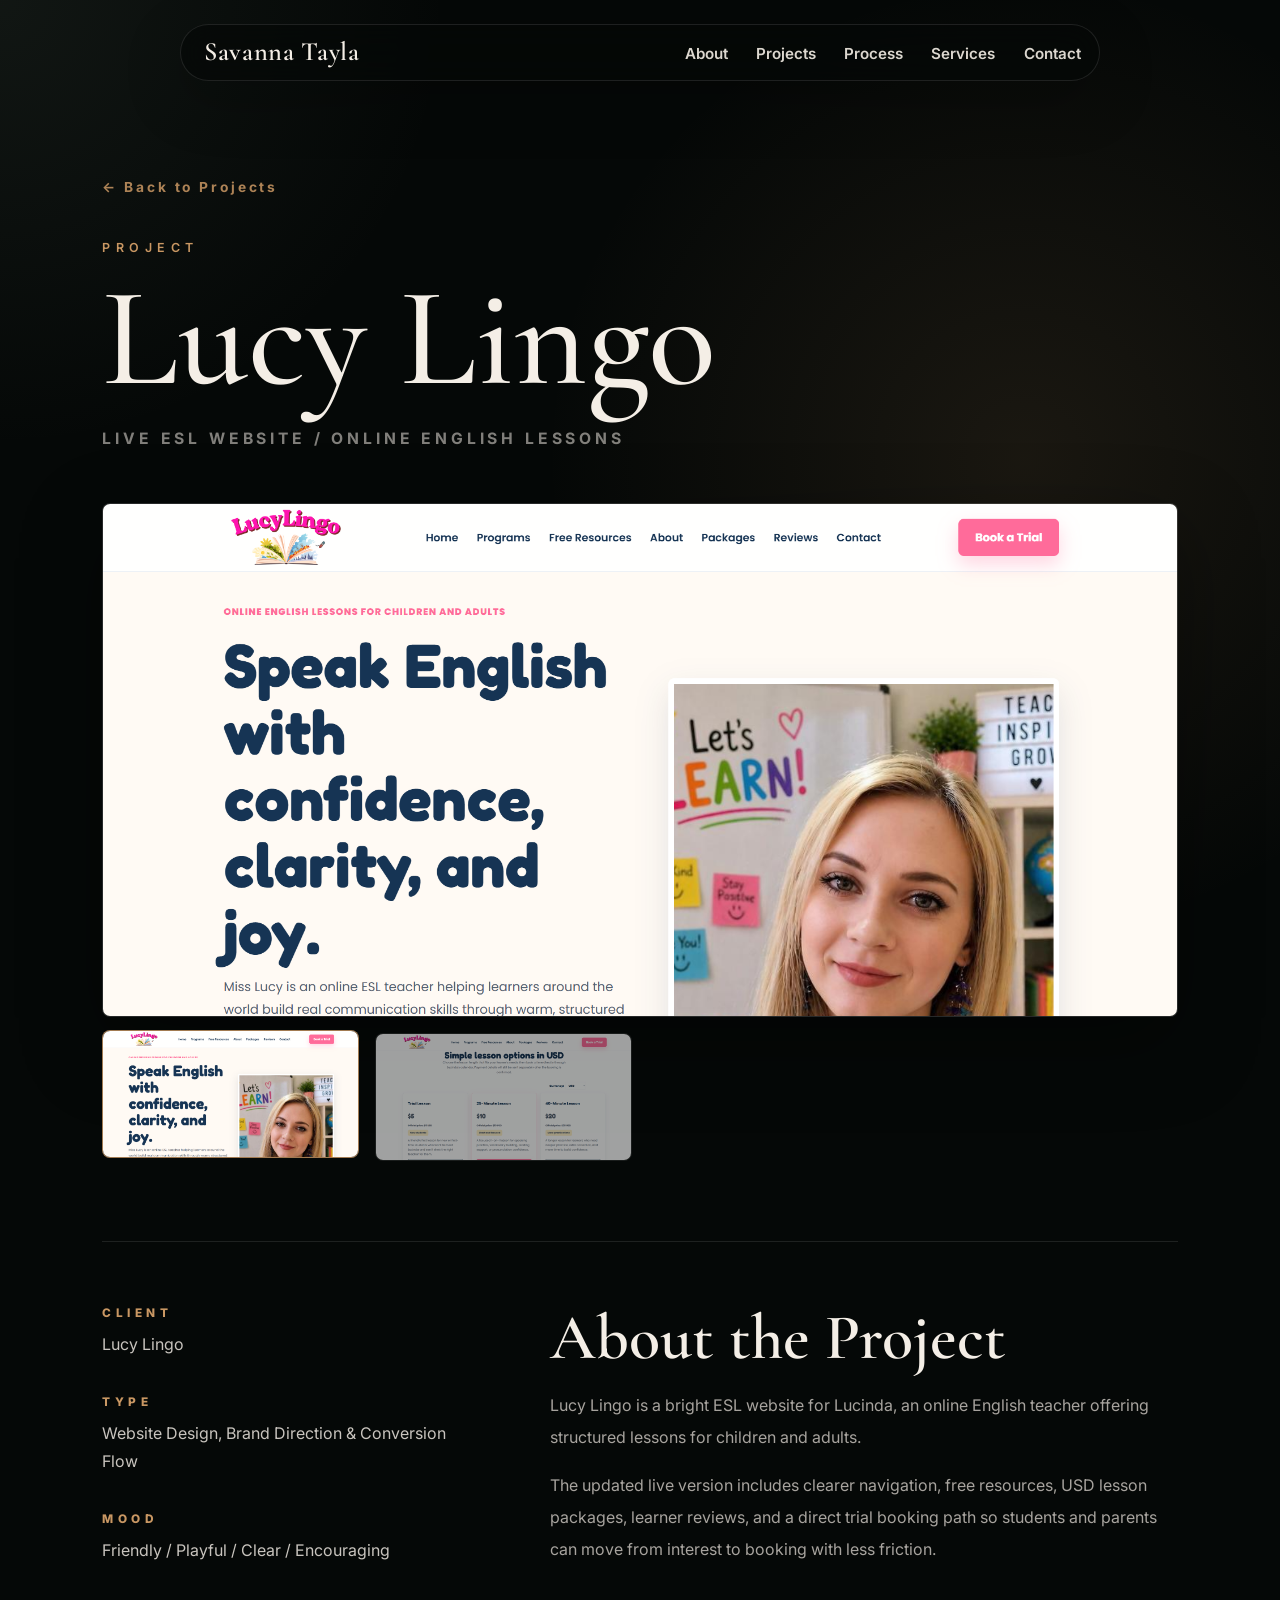
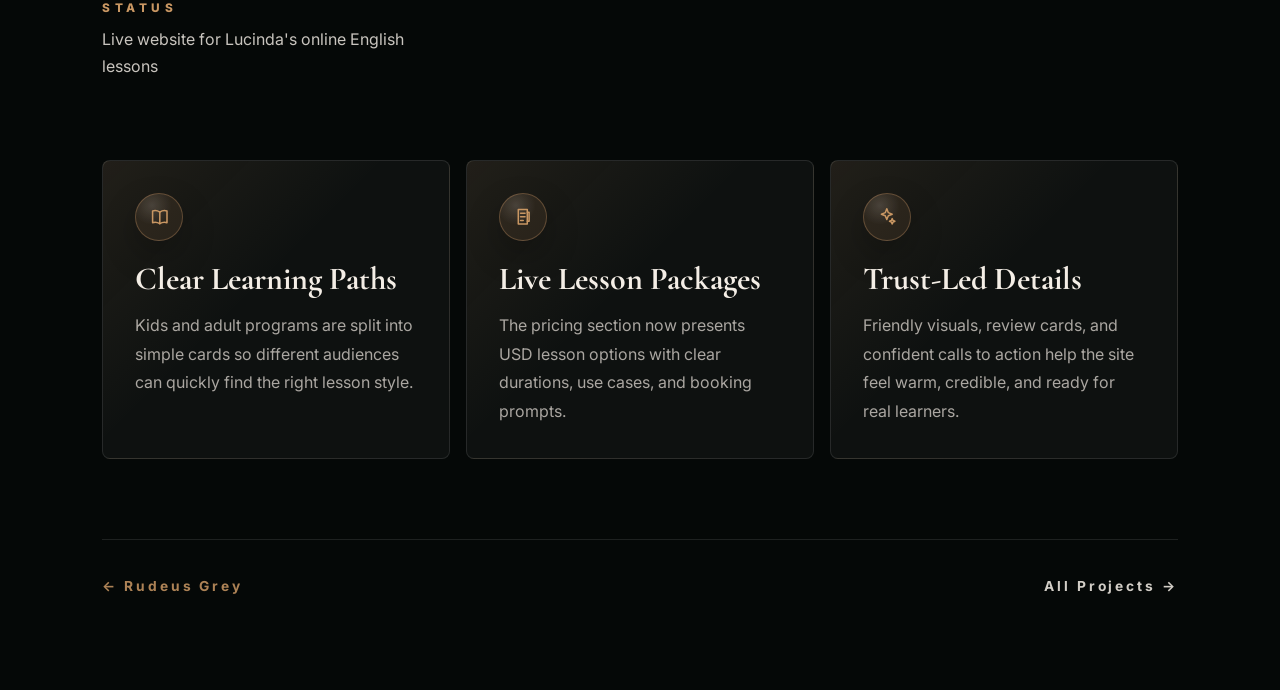
<file: miss-lucy.html>
<!DOCTYPE html>
<html lang="en">
<head>
  <meta charset="UTF-8" />
  <meta name="viewport" content="width=device-width, initial-scale=1.0" />
  <title>Lucy Lingo | Savanna Tayla</title>
  <link rel="preconnect" href="https://fonts.googleapis.com">
  <link rel="preconnect" href="https://fonts.gstatic.com" crossorigin>
  <link href="https://fonts.googleapis.com/css2?family=Cormorant+Garamond:wght@300;400;500;600;700&family=Inter:wght@300;400;500;600;700&display=swap" rel="stylesheet">
  <link rel="stylesheet" href="style.css">
  <link rel="stylesheet" href="project.css">
</head>
<body>

<header class="navbar">
  <a href="index.html#top" class="brand">Savanna Tayla</a>
  <nav aria-label="Primary navigation">
    <ul>
      <li><a href="index.html#about">About</a></li>
      <li><a href="index.html#projects">Projects</a></li>
      <li><a href="index.html#process">Process</a></li>
      <li><a href="index.html#services">Services</a></li>
      <li><a href="index.html#contact">Contact</a></li>
    </ul>
  </nav>
</header>

<main class="project-page">
  <section class="project-page-header reveal">
    <a href="index.html#projects" class="back-link">&larr; Back to Projects</a>
    <p class="section-tag">PROJECT</p>
    <h1>Lucy Lingo</h1>
    <p class="project-page-subtitle">Live ESL website / online English lessons</p>
  </section>

  <section class="project-gallery reveal" aria-label="Lucy Lingo gallery">
    <div class="gallery-main gallery-main--contain">
      <img id="main-img" src="lucy-lingo-1.png" alt="Lucy Lingo ESL website hero preview">
    </div>

    <div class="gallery-thumbs">
      <button class="thumb active" type="button" aria-label="Show Lucy Lingo preview 1">
        <img src="lucy-lingo-1.png" alt="">
      </button>
      <button class="thumb" type="button" aria-label="Show Lucy Lingo preview 2">
        <img src="lucy-lingo-2.png" alt="">
      </button>
    </div>
  </section>

  <section class="project-page-info reveal">
    <div class="project-page-details">
      <div class="detail-item">
        <span>CLIENT</span>
        <p>Lucy Lingo</p>
      </div>
      <div class="detail-item">
        <span>TYPE</span>
        <p>Website Design, Brand Direction &amp; Conversion Flow</p>
      </div>
      <div class="detail-item">
        <span>MOOD</span>
        <p>Friendly / Playful / Clear / Encouraging</p>
      </div>
      <div class="detail-item">
        <span>STATUS</span>
        <p>Live website for Lucinda's online English lessons</p>
      </div>
    </div>

    <div class="project-page-description">
      <h2>About the Project</h2>
      <p>
        Lucy Lingo is a bright ESL website for Lucinda, an online English teacher offering structured lessons for children and adults.
      </p>
      <p>
        The updated live version includes clearer navigation, free resources, USD lesson packages, learner reviews, and a direct trial booking path so students and parents can move from interest to booking with less friction.
      </p>
    </div>
  </section>

  <section class="project-feature-grid reveal">
    <div>
      <div class="feature-icon" aria-hidden="true">
        <svg viewBox="0 0 24 24"><path d="M4 5.5c2.8-.8 5.4-.5 8 1.2 2.6-1.7 5.2-2 8-1.2v13c-2.8-.8-5.4-.5-8 1.2-2.6-1.7-5.2-2-8-1.2v-13z"/><path d="M12 6.7v13"/></svg>
      </div>
      <h3>Clear Learning Paths</h3>
      <p>Kids and adult programs are split into simple cards so different audiences can quickly find the right lesson style.</p>
    </div>
    <div>
      <div class="feature-icon" aria-hidden="true">
        <svg viewBox="0 0 24 24"><path d="M7 4h10v16H7z"/><path d="M9.5 8h5"/><path d="M9.5 12h5"/><path d="M9.5 16h3"/><path d="M17 7h2v10h-2"/></svg>
      </div>
      <h3>Live Lesson Packages</h3>
      <p>The pricing section now presents USD lesson options with clear durations, use cases, and booking prompts.</p>
    </div>
    <div>
      <div class="feature-icon" aria-hidden="true">
        <svg viewBox="0 0 24 24"><path d="M12 3l1.7 4.4L18 9.1l-4.3 1.7L12 15l-1.7-4.2L6 9.1l4.3-1.7L12 3z"/><path d="M18 14l.9 2.1L21 17l-2.1.9L18 20l-.9-2.1L15 17l2.1-.9L18 14z"/></svg>
      </div>
      <h3>Trust-Led Details</h3>
      <p>Friendly visuals, review cards, and confident calls to action help the site feel warm, credible, and ready for real learners.</p>
    </div>
  </section>

  <div class="project-nav">
    <a href="rudeus-grey.html" class="back-link">&larr; Rudeus Grey</a>
    <a href="index.html#projects" class="next-link">All Projects &rarr;</a>
  </div>
</main>

<script src="script.js"></script>
</body>
</html>
</file>
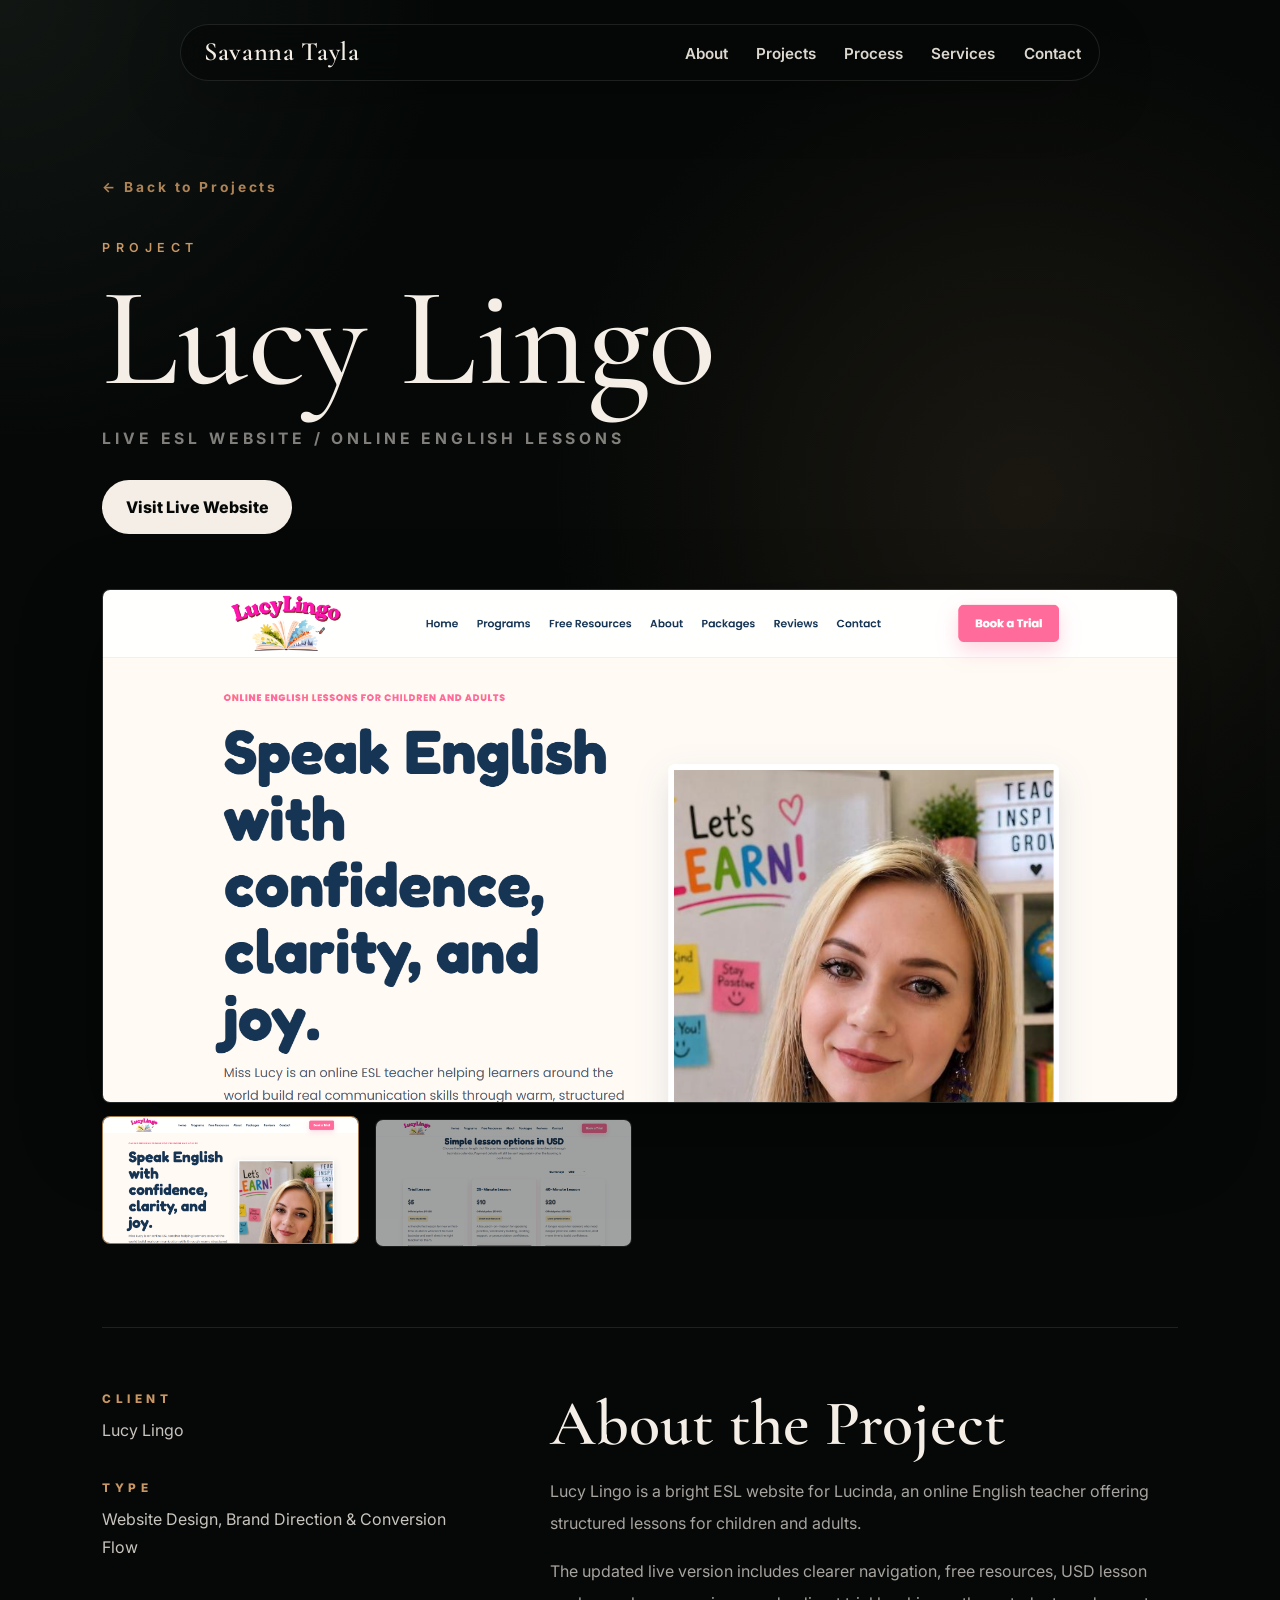
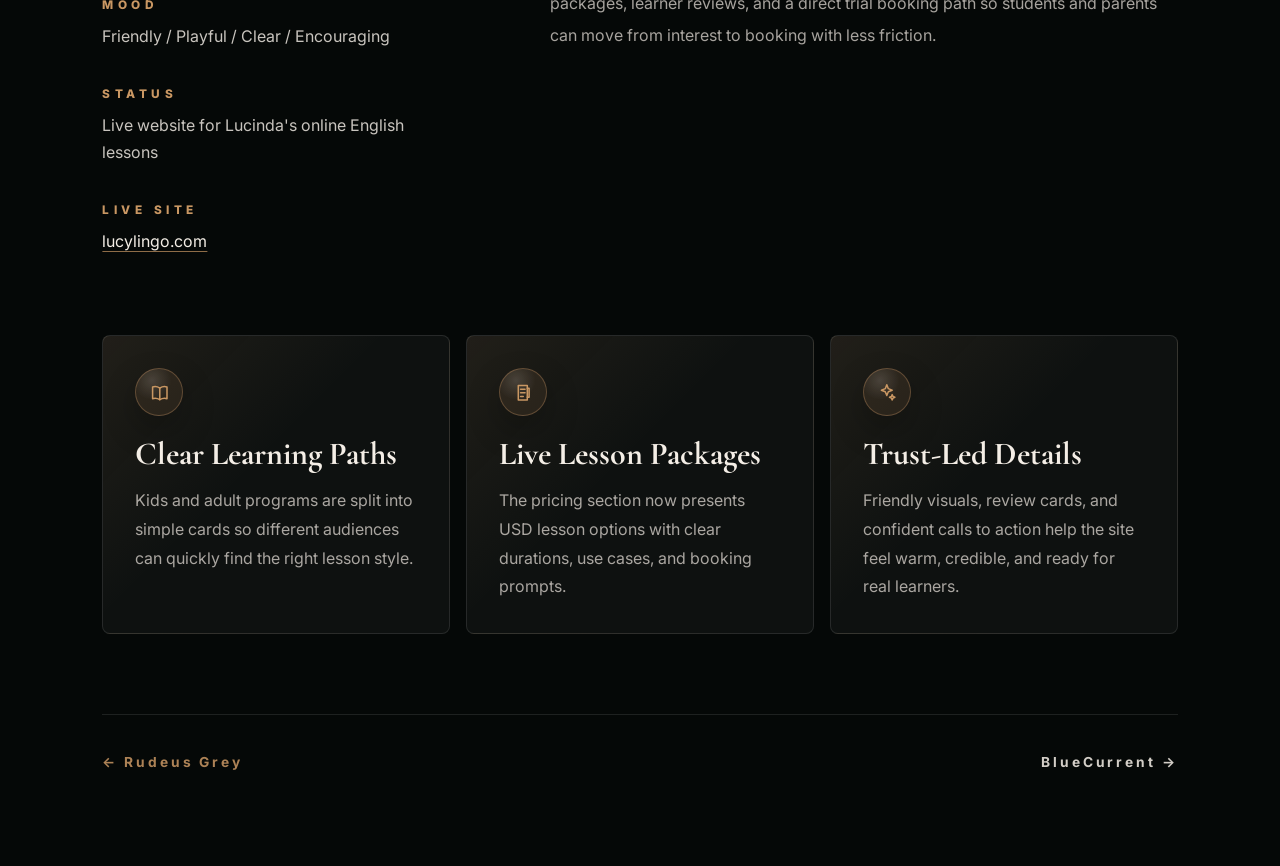
<file: misslucy.html>
<!DOCTYPE html>
<html lang="en">
<head>
  <meta charset="UTF-8" />
  <meta name="viewport" content="width=device-width, initial-scale=1.0" />
  <title>Lucy Lingo | Savanna Tayla</title>
  <link rel="preconnect" href="https://fonts.googleapis.com">
  <link rel="preconnect" href="https://fonts.gstatic.com" crossorigin>
  <link href="https://fonts.googleapis.com/css2?family=Cormorant+Garamond:wght@300;400;500;600;700&family=Inter:wght@300;400;500;600;700&display=swap" rel="stylesheet">
  <link rel="stylesheet" href="style.css">
  <link rel="stylesheet" href="project.css">
</head>
<body>

<header class="navbar">
  <a href="index.html#top" class="brand">Savanna Tayla</a>
  <nav aria-label="Primary navigation">
    <ul>
      <li><a href="index.html#about">About</a></li>
      <li><a href="index.html#projects">Projects</a></li>
      <li><a href="index.html#process">Process</a></li>
      <li><a href="index.html#services">Services</a></li>
      <li><a href="index.html#contact">Contact</a></li>
    </ul>
  </nav>
</header>

<main class="project-page">
  <section class="project-page-header reveal">
    <a href="index.html#projects" class="back-link">&larr; Back to Projects</a>
    <p class="section-tag">PROJECT</p>
    <h1>Lucy Lingo</h1>
    <p class="project-page-subtitle">Live ESL website / online English lessons</p>
    <div class="project-page-actions">
      <a href="https://www.lucylingo.com/" class="live-site-button" target="_blank" rel="noopener">Visit Live Website</a>
    </div>
  </section>

  <section class="project-gallery reveal" aria-label="Lucy Lingo gallery">
    <div class="gallery-main gallery-main--contain">
      <img id="main-img" src="lucy-lingo-1.png" alt="Lucy Lingo ESL website hero preview">
    </div>

    <div class="gallery-thumbs">
      <button class="thumb active" type="button" aria-label="Show Lucy Lingo preview 1">
        <img src="lucy-lingo-1.png" alt="">
      </button>
      <button class="thumb" type="button" aria-label="Show Lucy Lingo preview 2">
        <img src="lucy-lingo-2.png" alt="">
      </button>
    </div>
  </section>

  <section class="project-page-info reveal">
    <div class="project-page-details">
      <div class="detail-item">
        <span>CLIENT</span>
        <p>Lucy Lingo</p>
      </div>
      <div class="detail-item">
        <span>TYPE</span>
        <p>Website Design, Brand Direction &amp; Conversion Flow</p>
      </div>
      <div class="detail-item">
        <span>MOOD</span>
        <p>Friendly / Playful / Clear / Encouraging</p>
      </div>
      <div class="detail-item">
        <span>STATUS</span>
        <p>Live website for Lucinda's online English lessons</p>
      </div>
      <div class="detail-item">
        <span>LIVE SITE</span>
        <p><a href="https://www.lucylingo.com/" class="detail-link" target="_blank" rel="noopener">lucylingo.com</a></p>
      </div>
    </div>

    <div class="project-page-description">
      <h2>About the Project</h2>
      <p>
        Lucy Lingo is a bright ESL website for Lucinda, an online English teacher offering structured lessons for children and adults.
      </p>
      <p>
        The updated live version includes clearer navigation, free resources, USD lesson packages, learner reviews, and a direct trial booking path so students and parents can move from interest to booking with less friction.
      </p>
    </div>
  </section>

  <section class="project-feature-grid reveal">
    <div>
      <div class="feature-icon" aria-hidden="true">
        <svg viewBox="0 0 24 24"><path d="M4 5.5c2.8-.8 5.4-.5 8 1.2 2.6-1.7 5.2-2 8-1.2v13c-2.8-.8-5.4-.5-8 1.2-2.6-1.7-5.2-2-8-1.2v-13z"/><path d="M12 6.7v13"/></svg>
      </div>
      <h3>Clear Learning Paths</h3>
      <p>Kids and adult programs are split into simple cards so different audiences can quickly find the right lesson style.</p>
    </div>
    <div>
      <div class="feature-icon" aria-hidden="true">
        <svg viewBox="0 0 24 24"><path d="M7 4h10v16H7z"/><path d="M9.5 8h5"/><path d="M9.5 12h5"/><path d="M9.5 16h3"/><path d="M17 7h2v10h-2"/></svg>
      </div>
      <h3>Live Lesson Packages</h3>
      <p>The pricing section now presents USD lesson options with clear durations, use cases, and booking prompts.</p>
    </div>
    <div>
      <div class="feature-icon" aria-hidden="true">
        <svg viewBox="0 0 24 24"><path d="M12 3l1.7 4.4L18 9.1l-4.3 1.7L12 15l-1.7-4.2L6 9.1l4.3-1.7L12 3z"/><path d="M18 14l.9 2.1L21 17l-2.1.9L18 20l-.9-2.1L15 17l2.1-.9L18 14z"/></svg>
      </div>
      <h3>Trust-Led Details</h3>
      <p>Friendly visuals, review cards, and confident calls to action help the site feel warm, credible, and ready for real learners.</p>
    </div>
  </section>

  <div class="project-nav">
    <a href="rudeus-grey.html" class="back-link">&larr; Rudeus Grey</a>
    <a href="bluecurrent-plumbing.html" class="next-link">BlueCurrent &rarr;</a>
  </div>
</main>

<script src="script.js"></script>
</body>
</html>
</file>
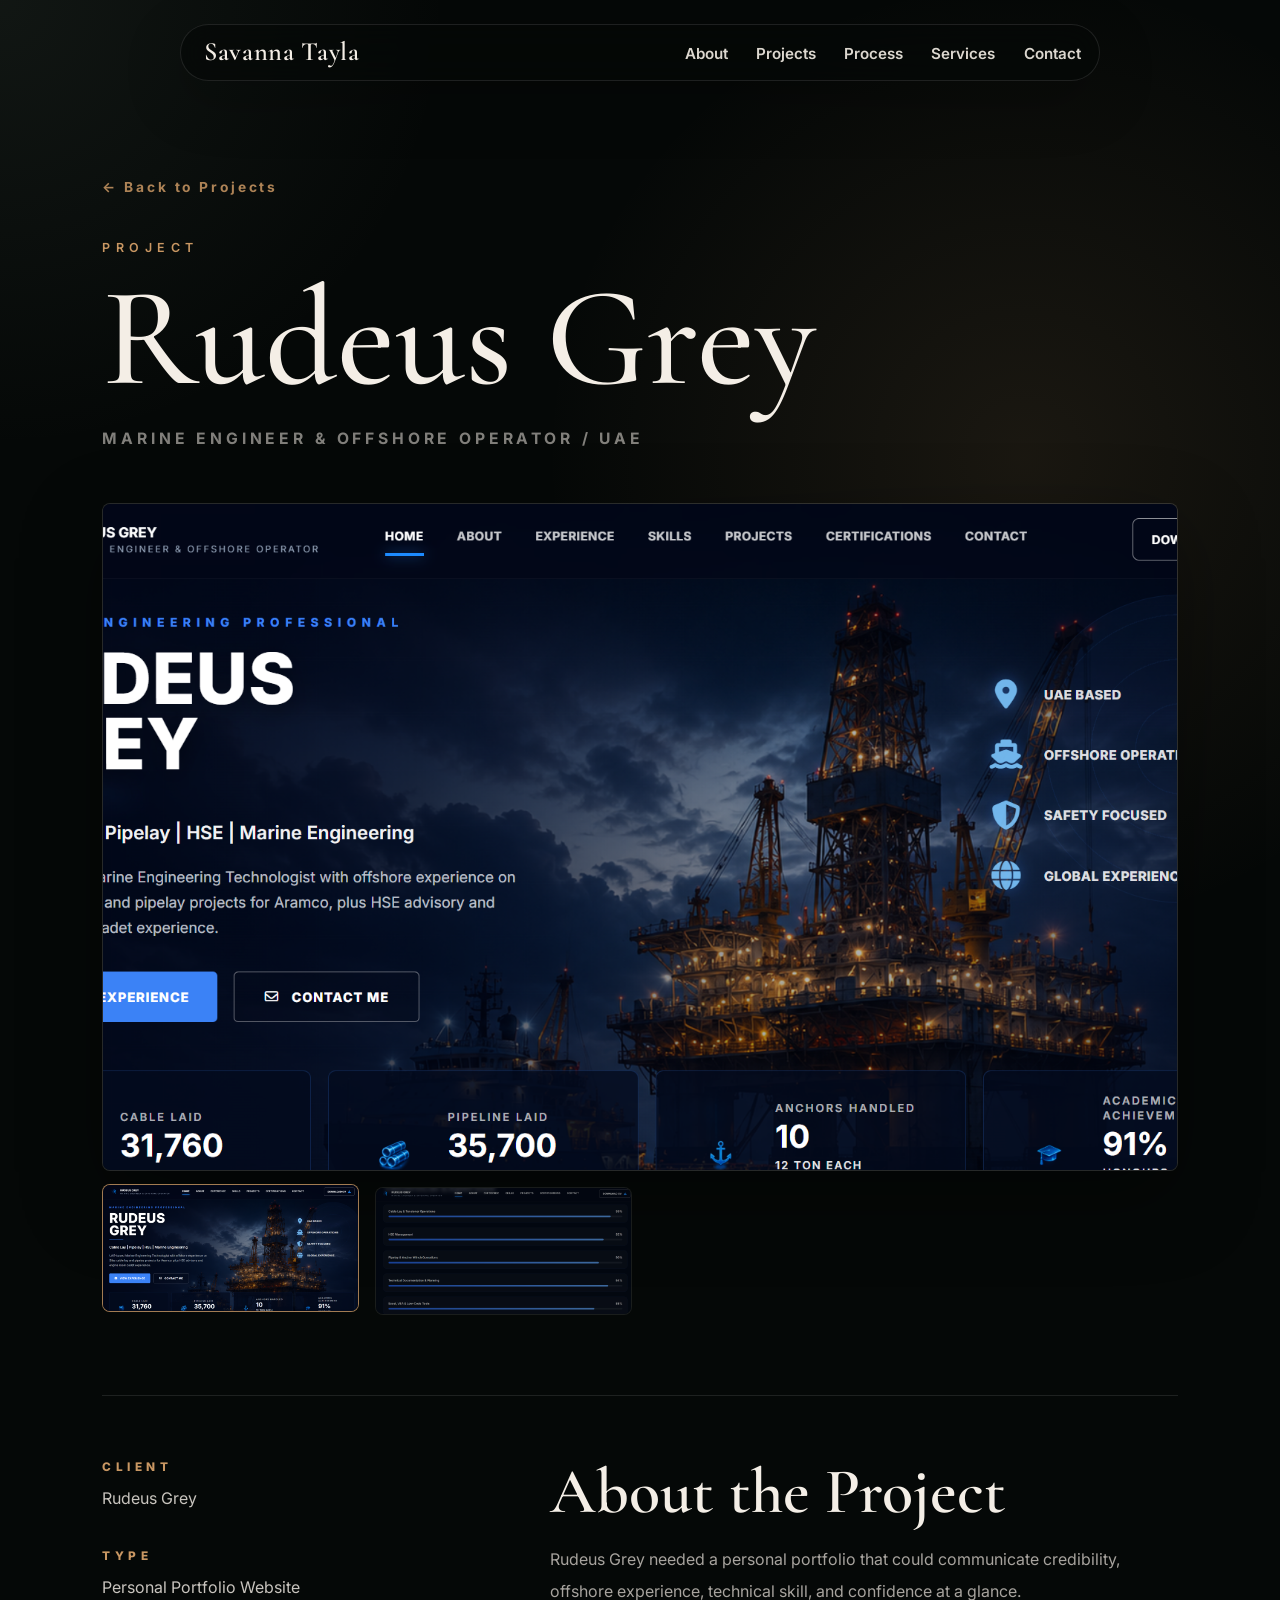
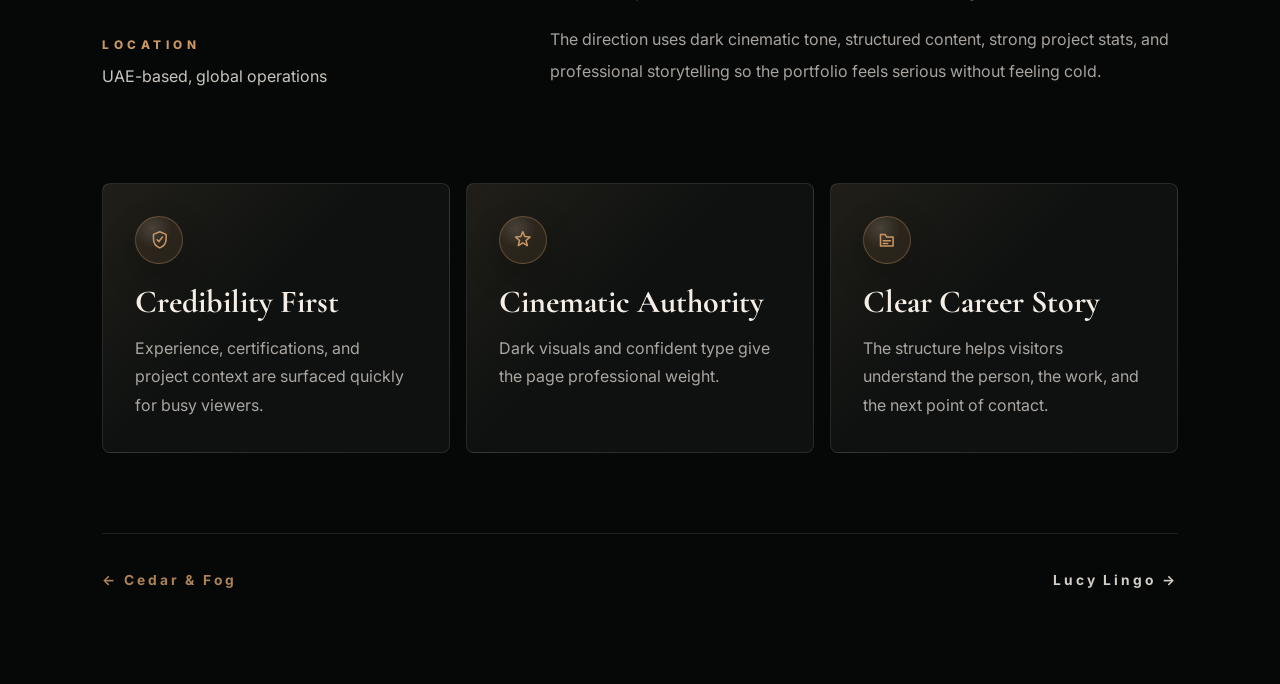
<file: rudeus-grey.html>
<!DOCTYPE html>
<html lang="en">
<head>
  <meta charset="UTF-8" />
  <meta name="viewport" content="width=device-width, initial-scale=1.0" />
  <title>Rudeus Grey | Savanna Tayla</title>
  <link rel="preconnect" href="https://fonts.googleapis.com">
  <link rel="preconnect" href="https://fonts.gstatic.com" crossorigin>
  <link href="https://fonts.googleapis.com/css2?family=Cormorant+Garamond:wght@300;400;500;600;700&family=Inter:wght@300;400;500;600;700&display=swap" rel="stylesheet">
  <link rel="stylesheet" href="style.css">
  <link rel="stylesheet" href="project.css">
</head>
<body>

<header class="navbar">
  <a href="index.html#top" class="brand">Savanna Tayla</a>
  <nav aria-label="Primary navigation">
    <ul>
      <li><a href="index.html#about">About</a></li>
      <li><a href="index.html#projects">Projects</a></li>
      <li><a href="index.html#process">Process</a></li>
      <li><a href="index.html#services">Services</a></li>
      <li><a href="index.html#contact">Contact</a></li>
    </ul>
  </nav>
</header>

<main class="project-page">
  <section class="project-page-header reveal">
    <a href="index.html#projects" class="back-link">&larr; Back to Projects</a>
    <p class="section-tag">PROJECT</p>
    <h1>Rudeus Grey</h1>
    <p class="project-page-subtitle">Marine engineer &amp; offshore operator / UAE</p>
  </section>

  <section class="project-gallery reveal" aria-label="Rudeus Grey gallery">
    <div class="gallery-main">
      <img id="main-img" src="marine1.jpg" alt="Rudeus Grey website preview">
    </div>

    <div class="gallery-thumbs">
      <button class="thumb active" type="button" aria-label="Show Rudeus Grey preview 1">
        <img src="marine1.jpg" alt="">
      </button>
      <button class="thumb" type="button" aria-label="Show Rudeus Grey preview 2">
        <img src="marine2.jpg" alt="">
      </button>
    </div>
  </section>

  <section class="project-page-info reveal">
    <div class="project-page-details">
      <div class="detail-item">
        <span>CLIENT</span>
        <p>Rudeus Grey</p>
      </div>
      <div class="detail-item">
        <span>TYPE</span>
        <p>Personal Portfolio Website</p>
      </div>
      <div class="detail-item">
        <span>LOCATION</span>
        <p>UAE-based, global operations</p>
      </div>
    </div>

    <div class="project-page-description">
      <h2>About the Project</h2>
      <p>
        Rudeus Grey needed a personal portfolio that could communicate credibility, offshore experience, technical skill, and confidence at a glance.
      </p>
      <p>
        The direction uses dark cinematic tone, structured content, strong project stats, and professional storytelling so the portfolio feels serious without feeling cold.
      </p>
    </div>
  </section>

  <section class="project-feature-grid reveal">
    <div>
      <div class="feature-icon" aria-hidden="true">
        <svg viewBox="0 0 24 24"><path d="M12 3l7 3v5c0 4.8-2.8 8.2-7 10-4.2-1.8-7-5.2-7-10V6l7-3z"/><path d="M9 12l2 2 4-5"/></svg>
      </div>
      <h3>Credibility First</h3>
      <p>Experience, certifications, and project context are surfaced quickly for busy viewers.</p>
    </div>
    <div>
      <div class="feature-icon" aria-hidden="true">
        <svg viewBox="0 0 24 24"><path d="M12 3l2.2 5.4L20 9l-4.4 3.8 1.4 5.7L12 15.4 7 18.5l1.4-5.7L4 9l5.8-.6L12 3z"/></svg>
      </div>
      <h3>Cinematic Authority</h3>
      <p>Dark visuals and confident type give the page professional weight.</p>
    </div>
    <div>
      <div class="feature-icon" aria-hidden="true">
        <svg viewBox="0 0 24 24"><path d="M5 6h5l2 3h7v10H5V6z"/><path d="M8 13h8"/><path d="M8 16h5"/></svg>
      </div>
      <h3>Clear Career Story</h3>
      <p>The structure helps visitors understand the person, the work, and the next point of contact.</p>
    </div>
  </section>

  <div class="project-nav">
    <a href="cedar-fog.html" class="back-link">&larr; Cedar &amp; Fog</a>
    <a href="misslucy.html" class="next-link">Lucy Lingo &rarr;</a>
  </div>
</main>

<script src="script.js"></script>
</body>
</html>
</file>
<file: style.css>
:root {
    --bg: #050807;
    --panel: rgba(255, 255, 255, 0.045);
    --panel-strong: rgba(255, 255, 255, 0.075);
    --cream: #f4eee6;
    --muted: rgba(244, 238, 230, 0.68);
    --soft: rgba(244, 238, 230, 0.42);
    --line: rgba(255, 255, 255, 0.12);
    --gold: #c99763;
    --sage: #7d9581;
    --rose: #c9a6a0;
    --shadow: 0 28px 80px rgba(0, 0, 0, 0.38);
}

* {
    margin: 0;
    padding: 0;
    box-sizing: border-box;
}

html {
    scroll-behavior: smooth;
}

body {
    background:
        radial-gradient(circle at top left, rgba(125, 149, 129, 0.1), transparent 28rem),
        radial-gradient(circle at 80% 20%, rgba(201, 151, 99, 0.11), transparent 30rem),
        var(--bg);
    color: var(--cream);
    font-family: "Inter", sans-serif;
    overflow-x: hidden;
}

body::selection {
    background: var(--gold);
    color: #050807;
}

img {
    max-width: 100%;
}

a,
button,
input,
textarea {
    font: inherit;
}

a {
    color: inherit;
}

.sr-only {
    position: absolute;
    width: 1px;
    height: 1px;
    padding: 0;
    margin: -1px;
    overflow: hidden;
    clip: rect(0, 0, 0, 0);
    white-space: nowrap;
    border: 0;
}

.section {
    padding: 7.5rem 8%;
}

.section-tag,
.small-text,
.section-title {
    color: var(--gold);
    font-size: 0.78rem;
    font-weight: 600;
    letter-spacing: 0.34rem;
    text-transform: uppercase;
}

.section-heading {
    display: flex;
    justify-content: space-between;
    gap: 2rem;
    align-items: end;
    margin-bottom: 2.4rem;
}

.section-heading h2 {
    max-width: 760px;
    font-family: "Cormorant Garamond", serif;
    font-size: clamp(2.6rem, 5vw, 5.4rem);
    line-height: 0.98;
    font-weight: 500;
}

.section-intro {
    max-width: 440px;
    color: var(--muted);
    line-height: 1.75;
}

.services-heading {
    display: grid;
    justify-content: center;
    text-align: center;
}

.services-heading .section-tag {
    margin-bottom: 1.1rem;
}

.services-heading h2 {
    max-width: 820px;
}

.projects-heading {
    display: grid;
    justify-content: start;
    text-align: left;
}

.projects-heading .section-intro {
    max-width: 700px;
    margin-top: 1rem;
}

.navbar {
    position: fixed;
    top: 24px;
    left: 50%;
    transform: translateX(-50%);
    width: min(920px, calc(100% - 32px));
    padding: 0.9rem 1.15rem 0.9rem 1.45rem;
    display: flex;
    align-items: center;
    justify-content: space-between;
    gap: 2rem;
    background: rgba(5, 8, 7, 0.68);
    border: 1px solid rgba(255, 255, 255, 0.1);
    border-radius: 999px;
    box-shadow: 0 18px 60px rgba(0, 0, 0, 0.24);
    backdrop-filter: blur(18px);
    -webkit-backdrop-filter: blur(18px);
    z-index: 1000;
    transition: background 0.25s ease, border-color 0.25s ease, transform 0.25s ease;
}

.navbar.scrolled {
    background: rgba(5, 8, 7, 0.88);
    border-color: rgba(255, 255, 255, 0.18);
}

.brand {
    font-family: "Cormorant Garamond", serif;
    font-size: 1.65rem;
    line-height: 1;
    font-weight: 600;
    letter-spacing: 0.04rem;
    color: var(--cream);
    text-decoration: none;
    white-space: nowrap;
}

nav ul {
    display: flex;
    align-items: center;
    gap: clamp(0.85rem, 2.2vw, 1.8rem);
    list-style: none;
}

nav a {
    color: rgba(244, 238, 230, 0.9);
    text-decoration: none;
    font-size: 0.95rem;
    font-weight: 600;
    transition: color 0.2s ease;
}

nav a:hover,
nav a.active {
    color: #d7e1d5;
}

.hero {
    position: relative;
    min-height: 100vh;
    padding: 7.25rem 8% 3rem;
    display: grid;
    align-items: center;
    overflow: hidden;
    background:
        linear-gradient(90deg, rgba(3, 6, 5, 0.84) 0%, rgba(3, 6, 5, 0.64) 38%, rgba(3, 6, 5, 0.22) 70%, rgba(3, 6, 5, 0.46) 100%),
        linear-gradient(0deg, rgba(3, 6, 5, 0.7), rgba(3, 6, 5, 0.12) 50%, rgba(3, 6, 5, 0.48)),
        url("hero-forest.webp");
    background-size: cover;
    background-position: 58% center;
    filter: saturate(1.08);
}

.hero::after {
    content: "";
    position: absolute;
    inset: auto 0 0;
    height: 16rem;
    background: linear-gradient(transparent, var(--bg));
    pointer-events: none;
}

.hero-grain {
    position: absolute;
    inset: 0;
    background:
        radial-gradient(circle at 24% 24%, rgba(244, 238, 230, 0.12), transparent 20rem),
        radial-gradient(circle at 72% 62%, rgba(201, 151, 99, 0.12), transparent 22rem),
        repeating-radial-gradient(circle at 20% 30%, rgba(255, 255, 255, 0.025) 0 1px, transparent 1px 4px);
    mix-blend-mode: soft-light;
    opacity: 0.32;
    pointer-events: none;
}

.hero-mist {
    position: absolute;
    width: 46rem;
    height: 18rem;
    border-radius: 999px;
    background: radial-gradient(circle, rgba(244, 238, 230, 0.16), transparent 66%);
    filter: blur(24px);
    opacity: 0.28;
    pointer-events: none;
    animation: driftMist 13s ease-in-out infinite alternate;
}

.hero-mist-one {
    top: 20%;
    left: -12rem;
}

.hero-mist-two {
    right: -14rem;
    bottom: 20%;
    animation-duration: 16s;
    animation-direction: alternate-reverse;
}

.hero-layout {
    position: relative;
    z-index: 2;
    display: grid;
    grid-template-columns: minmax(0, 1.08fr) minmax(390px, 0.82fr);
    gap: clamp(2.2rem, 5vw, 6rem);
    align-items: center;
    width: 100%;
    max-width: 1320px;
    margin: 0 auto;
}

.hero-content {
    position: relative;
    z-index: 2;
    max-width: 780px;
}

.small-text {
    margin-bottom: 1.4rem;
    color: rgba(201, 151, 99, 0.92);
}

.hero h1 {
    max-width: 820px;
    color: var(--cream);
    font-family: "Cormorant Garamond", serif;
    font-size: clamp(3.25rem, 4.65vw, 5.75rem);
    font-weight: 500;
    line-height: 0.92;
    letter-spacing: 0;
    text-shadow: 0 18px 60px rgba(0, 0, 0, 0.4);
}

.hero h1 em {
    color: #ead6b8;
    font-style: italic;
    text-shadow: 0 18px 46px rgba(201, 151, 99, 0.12);
}

.hero-description {
    max-width: 680px;
    margin-top: 1.6rem;
    color: rgba(244, 238, 230, 0.78);
    font-size: 1.02rem;
    line-height: 1.76;
}

.hero-buttons {
    display: flex;
    flex-wrap: wrap;
    gap: 1rem;
    margin-top: 1.55rem;
}

.hero-location {
    margin-top: 1.15rem;
    color: rgba(244, 238, 230, 0.6);
    font-size: 0.88rem;
    font-weight: 600;
    letter-spacing: 0.08rem;
}

.hero-showcase {
    position: relative;
    width: min(100%, 620px);
    justify-self: end;
}

.browser-mockup {
    overflow: hidden;
    border: 1px solid rgba(244, 238, 230, 0.18);
    border-radius: 12px;
    background: rgba(9, 13, 11, 0.72);
    box-shadow:
        0 34px 90px rgba(0, 0, 0, 0.48),
        0 0 0 1px rgba(201, 151, 99, 0.08);
    transform: perspective(1200px) rotateY(-5deg) rotateX(2deg);
}

.browser-screen {
    position: relative;
    aspect-ratio: 16 / 9;
    overflow: hidden;
    background: rgba(0, 0, 0, 0.48);
}

.showcase-track {
    height: 100%;
    display: flex;
    overflow-x: auto;
    overflow-y: hidden;
    scroll-snap-type: x mandatory;
    scroll-behavior: smooth;
    scrollbar-width: none;
}

.showcase-track::-webkit-scrollbar {
    display: none;
}

.showcase-track:focus-visible {
    outline: 2px solid rgba(201, 151, 99, 0.72);
    outline-offset: -4px;
}

.showcase-controls {
    display: flex;
    align-items: center;
    justify-content: center;
    gap: 0.8rem;
    padding: 0.95rem 1rem;
    background: rgba(5, 8, 7, 0.72);
    border-top: 1px solid rgba(244, 238, 230, 0.12);
}

.showcase-control {
    width: 2.65rem;
    height: 2.65rem;
    display: inline-flex;
    align-items: center;
    justify-content: center;
    color: var(--cream);
    background: rgba(244, 238, 230, 0.08);
    border: 1px solid rgba(244, 238, 230, 0.18);
    border-radius: 999px;
    cursor: pointer;
    transition: transform 0.2s ease, border-color 0.2s ease, background 0.2s ease;
}

.showcase-control:hover {
    transform: translateY(-2px);
    border-color: rgba(201, 151, 99, 0.75);
    background: rgba(201, 151, 99, 0.14);
}

.showcase-dots {
    display: flex;
    align-items: center;
    gap: 0.45rem;
}

.showcase-dots span {
    width: 0.42rem;
    height: 0.42rem;
    border-radius: 999px;
    background: rgba(244, 238, 230, 0.34);
}

.showcase-dots span.active {
    width: 1.35rem;
    background: rgba(201, 151, 99, 0.86);
}

.showcase-slide {
    position: relative;
    flex: 0 0 100%;
    color: inherit;
    text-decoration: none;
    scroll-snap-align: start;
}

.showcase-slide img {
    width: 100%;
    height: 100%;
    display: block;
    object-fit: cover;
    object-position: top center;
    transform: scale(1.02);
}

.showcase-caption {
    position: absolute;
    left: 1.1rem;
    bottom: 1.1rem;
    width: min(72%, 320px);
    padding: 0.85rem 1rem 0.95rem;
    border: 1px solid rgba(244, 238, 230, 0.14);
    border-radius: 8px;
    background: rgba(5, 8, 7, 0.72);
    backdrop-filter: blur(14px);
    -webkit-backdrop-filter: blur(14px);
}

.showcase-caption span {
    display: block;
    margin-bottom: 0.35rem;
    color: var(--gold);
    font-size: 0.68rem;
    font-weight: 800;
    letter-spacing: 0.16rem;
    text-transform: uppercase;
}

.showcase-caption strong {
    display: block;
    color: var(--cream);
    font-family: "Cormorant Garamond", serif;
    font-size: clamp(1.8rem, 3vw, 2.8rem);
    font-weight: 600;
    line-height: 0.95;
}

.browser-screen::after {
    content: "";
    position: absolute;
    inset: 0;
    background: linear-gradient(180deg, transparent 52%, rgba(3, 6, 5, 0.28));
    pointer-events: none;
}

.primary-btn,
.secondary-btn {
    display: inline-flex;
    align-items: center;
    justify-content: center;
    min-height: 56px;
    padding: 0.95rem 2rem;
    border-radius: 999px;
    text-decoration: none;
    font-weight: 700;
    transition: transform 0.2s ease, border-color 0.2s ease, background 0.2s ease;
}

.primary-btn {
    background: var(--cream);
    color: var(--bg);
}

.secondary-btn {
    border: 1px solid rgba(255, 255, 255, 0.2);
    color: var(--cream);
}

.primary-btn:hover,
.secondary-btn:hover {
    transform: translateY(-3px);
}

.secondary-btn:hover {
    border-color: var(--gold);
    background: rgba(201, 151, 99, 0.08);
}

.scroll-indicator {
    position: absolute;
    z-index: 2;
    left: 50%;
    bottom: 3.2rem;
    transform: translateX(-50%);
    color: rgba(244, 238, 230, 0.52);
    text-decoration: none;
    font-size: 0.78rem;
    font-weight: 700;
    letter-spacing: 0.34rem;
}

.cred-strip {
    position: relative;
    z-index: 3;
    width: min(1180px, calc(100% - 12%));
    margin: -4.2rem auto 0;
    display: grid;
    grid-template-columns: repeat(3, minmax(0, 1fr));
    overflow: hidden;
    border: 1px solid rgba(255, 255, 255, 0.12);
    border-radius: 8px;
    background: rgba(8, 12, 10, 0.82);
    box-shadow: var(--shadow);
    backdrop-filter: blur(18px);
    -webkit-backdrop-filter: blur(18px);
}

.cred-item {
    min-height: 176px;
    padding: 1.6rem;
    border-right: 1px solid rgba(255, 255, 255, 0.1);
}

.cred-item:last-child {
    border-right: 0;
}

.detail-icon {
    width: 3rem;
    height: 3rem;
    margin-bottom: 1.15rem;
    display: inline-flex;
    align-items: center;
    justify-content: center;
    color: var(--gold);
    border: 1px solid rgba(201, 151, 99, 0.34);
    border-radius: 999px;
    background:
        radial-gradient(circle at 35% 25%, rgba(244, 238, 230, 0.14), transparent 42%),
        rgba(201, 151, 99, 0.1);
    box-shadow: 0 14px 34px rgba(0, 0, 0, 0.24);
}

.detail-icon svg {
    width: 1.35rem;
    height: 1.35rem;
    fill: none;
    stroke: currentColor;
    stroke-width: 1.7;
    stroke-linecap: round;
    stroke-linejoin: round;
}

.cred-item strong {
    display: block;
    margin-bottom: 0.7rem;
    font-family: "Cormorant Garamond", serif;
    font-size: 1.75rem;
    line-height: 1.05;
}

.cred-item p {
    color: var(--muted);
    font-size: 0.95rem;
    line-height: 1.7;
}

.about-section {
    padding-top: 6.5rem;
}

.about-grid {
    display: grid;
    grid-template-columns: minmax(300px, 0.9fr) minmax(340px, 1.1fr);
    gap: clamp(3rem, 6vw, 6rem);
    align-items: center;
}

.about-image {
    position: relative;
    border-radius: 8px;
    overflow: hidden;
    box-shadow: var(--shadow);
}

.about-image::after {
    content: "";
    position: absolute;
    inset: 0;
    border: 1px solid rgba(255, 255, 255, 0.14);
    pointer-events: none;
}

.about-image img {
    display: block;
    width: 100%;
    aspect-ratio: 5 / 6;
    object-fit: cover;
    object-position: 52% center;
}

.about-text h2 {
    max-width: 650px;
    margin: 1.4rem 0 1.8rem;
    font-family: "Cormorant Garamond", serif;
    font-size: clamp(3.4rem, 6vw, 6.4rem);
    font-weight: 500;
    line-height: 0.96;
}

.about-text p {
    max-width: 720px;
    color: var(--muted);
    line-height: 1.85;
    margin-bottom: 0.9rem;
}

.about-notes {
    display: flex;
    flex-wrap: wrap;
    gap: 0.8rem;
    margin-top: 1.8rem;
}

.about-notes span,
.service-tags span {
    display: inline-flex;
    padding: 0.65rem 0.9rem;
    border: 1px solid rgba(255, 255, 255, 0.12);
    border-radius: 999px;
    color: rgba(244, 238, 230, 0.78);
    font-size: 0.84rem;
}

.about-belief {
    margin-top: 2rem;
    padding-left: 1.2rem;
    border-left: 1px solid rgba(201, 151, 99, 0.7);
    color: var(--cream) !important;
    font-family: "Cormorant Garamond", serif;
    font-size: clamp(1.8rem, 3vw, 2.6rem);
    line-height: 1.15 !important;
}

.studio-team {
    display: grid;
    grid-template-columns: minmax(260px, 0.95fr) minmax(320px, 1.05fr);
    gap: clamp(1.6rem, 4vw, 3rem);
    align-items: center;
    margin-top: clamp(4rem, 7vw, 6rem);
    padding: clamp(1.4rem, 3vw, 2.2rem);
    color: #111714;
    background:
        linear-gradient(135deg, rgba(244, 238, 230, 0.96), rgba(212, 218, 202, 0.9)),
        #f4eee6;
    border: 1px solid rgba(201, 151, 99, 0.35);
    border-radius: 8px;
    box-shadow: 0 24px 70px rgba(0, 0, 0, 0.22);
}

.studio-team .section-tag {
    color: #8f6334;
}

.studio-team-copy p:not(.section-tag) {
    max-width: 660px;
    margin-top: 1.1rem;
    color: rgba(17, 23, 20, 0.74);
    font-size: clamp(1rem, 1.5vw, 1.12rem);
    line-height: 1.8;
}

.studio-team-cats {
    display: grid;
    grid-template-columns: repeat(2, minmax(0, 210px));
    gap: clamp(1rem, 2vw, 1.4rem);
    justify-content: end;
}

.cat-profile {
    min-width: 0;
}

.cat-frame {
    position: relative;
    aspect-ratio: 4 / 5;
    overflow: hidden;
    background: rgba(17, 23, 20, 0.1);
    border: 1px solid rgba(143, 99, 52, 0.6);
    border-radius: 999px 999px 8px 8px;
    box-shadow: 0 18px 42px rgba(17, 23, 20, 0.18);
}

.cat-frame img {
    display: block;
    width: 100%;
    height: 100%;
    object-fit: cover;
    transition: transform 700ms ease;
}

.cat-frame-eli img {
    object-position: 50% 30%;
}

.cat-frame-winsie img {
    object-position: 48% 42%;
}

.cat-profile:hover .cat-frame img {
    transform: scale(1.045);
}

.cat-profile h3 {
    margin-top: 1rem;
    color: #111714;
    font-size: 0.78rem;
    font-weight: 700;
    letter-spacing: 0.3rem;
}

.cat-profile p {
    margin-top: 0.25rem;
    color: rgba(17, 23, 20, 0.6);
    font-size: 0.92rem;
    font-weight: 600;
}

.site-footer {
    display: flex;
    flex-wrap: wrap;
    justify-content: space-between;
    gap: 0.9rem 2rem;
    padding: 2rem 8%;
    color: rgba(244, 238, 230, 0.48);
    border-top: 1px solid rgba(255, 255, 255, 0.1);
    background: rgba(5, 8, 7, 0.72);
    font-size: 0.84rem;
    line-height: 1.7;
}

.site-footer p {
    max-width: 620px;
}

.project-grid {
    display: grid;
    grid-template-columns: repeat(2, minmax(0, 1fr));
    gap: 1.5rem;
    perspective: 1200px;
}

.project-card {
    display: flex;
    min-height: 560px;
    flex-direction: column;
    overflow: hidden;
    color: inherit;
    text-decoration: none;
    background: var(--panel);
    border: 1px solid rgba(255, 255, 255, 0.1);
    border-radius: 8px;
    box-shadow: 0 18px 70px rgba(0, 0, 0, 0.2);
    transition: border-color 0.25s ease, transform 0.18s ease, background 0.25s ease;
    transform-style: preserve-3d;
}

.project-card:hover {
    border-color: rgba(201, 151, 99, 0.72);
    background: var(--panel-strong);
}

.project-thumb {
    position: relative;
    height: 300px;
    overflow: hidden;
    background: rgba(255, 255, 255, 0.04);
}

.project-thumb img {
    width: 100%;
    height: 100%;
    display: block;
    object-fit: cover;
    object-position: top center;
    transition: transform 0.65s ease, filter 0.65s ease;
}

.project-thumb--contain img {
    object-fit: contain;
    padding: 0.45rem;
    background: rgba(244, 238, 230, 0.96);
}

.project-card:hover .project-thumb img {
    transform: scale(1.06);
    filter: saturate(1.08) contrast(1.06);
}

.project-thumb-overlay {
    position: absolute;
    inset: 0;
    display: flex;
    align-items: center;
    justify-content: center;
    background: rgba(5, 8, 7, 0.52);
    opacity: 0;
    transition: opacity 0.25s ease;
}

.project-card:hover .project-thumb-overlay {
    opacity: 1;
}

.project-thumb-overlay span {
    padding: 0.8rem 1.2rem;
    border: 1px solid rgba(255, 255, 255, 0.45);
    border-radius: 999px;
    color: var(--cream);
    font-size: 0.78rem;
    font-weight: 700;
    letter-spacing: 0.18rem;
    text-transform: uppercase;
}

.project-info {
    display: flex;
    flex: 1;
    flex-direction: column;
    justify-content: end;
    padding: 2rem;
}

.project-kicker {
    color: var(--gold);
    font-size: 0.78rem;
    font-weight: 700;
    letter-spacing: 0.2rem;
    text-transform: uppercase;
    margin-bottom: 0.75rem;
}

.project-info h3 {
    margin-bottom: 1rem;
    font-family: "Cormorant Garamond", serif;
    font-size: clamp(2.3rem, 4vw, 3.2rem);
    font-weight: 600;
    line-height: 1;
}

.project-info p:not(.project-kicker) {
    color: var(--muted);
    line-height: 1.8;
}

.process-section {
    padding-top: 5.5rem;
    background:
        linear-gradient(180deg, rgba(255, 255, 255, 0.018), transparent 70%),
        transparent;
}

.process-heading {
    align-items: start;
}

.process-grid {
    display: grid;
    grid-template-columns: repeat(3, minmax(0, 1fr));
    gap: 1.2rem;
}

.process-card {
    min-height: 320px;
    padding: clamp(1.5rem, 3vw, 2.4rem);
    display: flex;
    flex-direction: column;
    justify-content: end;
    border: 1px solid rgba(255, 255, 255, 0.1);
    border-radius: 8px;
    background:
        linear-gradient(160deg, rgba(125, 149, 129, 0.12), transparent 48%),
        rgba(255, 255, 255, 0.04);
}

.process-card:nth-child(2) {
    background:
        linear-gradient(160deg, rgba(201, 151, 99, 0.12), transparent 48%),
        rgba(255, 255, 255, 0.04);
}

.process-card:nth-child(3) {
    background:
        linear-gradient(160deg, rgba(201, 166, 160, 0.11), transparent 48%),
        rgba(255, 255, 255, 0.04);
}

.process-card h3 {
    margin-bottom: 1rem;
    font-family: "Cormorant Garamond", serif;
    font-size: clamp(2.2rem, 4vw, 3.4rem);
    line-height: 0.95;
}

.process-card p {
    color: var(--muted);
    line-height: 1.8;
}

.services-section {
    background:
        linear-gradient(rgba(255, 255, 255, 0.018), rgba(255, 255, 255, 0.018)),
        transparent;
}

.services-grid {
    display: grid;
    grid-template-columns: repeat(3, minmax(0, 1fr));
    gap: 1.3rem;
}

.service-card {
    min-height: 340px;
    padding: 2rem;
    text-align: left;
    color: var(--cream);
    background: var(--panel);
    border: 1px solid rgba(255, 255, 255, 0.1);
    border-radius: 8px;
    cursor: pointer;
    transition: transform 0.2s ease, border-color 0.2s ease, background 0.2s ease;
}

.service-icon {
    display: block;
    width: 116px;
    height: 116px;
    margin-bottom: 1.35rem;
    border-radius: 999px;
    object-fit: cover;
    opacity: 0.88;
    filter: drop-shadow(0 14px 35px rgba(0, 0, 0, 0.36));
    transition: transform 0.25s ease, opacity 0.25s ease;
}

.service-card:hover,
.service-card.active {
    transform: translateY(-5px);
    border-color: rgba(201, 151, 99, 0.72);
    background: rgba(201, 151, 99, 0.08);
}

.service-card:hover .service-icon,
.service-card.active .service-icon {
    opacity: 1;
    transform: translateY(-4px) scale(1.03);
}

.service-detail-icon {
    margin-bottom: 1.45rem;
}

.service-card h3,
.service-stage h3 {
    margin-bottom: 1rem;
    font-family: "Cormorant Garamond", serif;
    font-size: 2.25rem;
    line-height: 1;
}

.service-card p,
.service-stage p {
    color: var(--muted);
    line-height: 1.8;
}

.service-stage {
    margin-top: 1.4rem;
    padding: clamp(2rem, 4vw, 3rem);
    display: grid;
    grid-template-columns: 0.35fr 0.65fr;
    gap: 2rem;
    align-items: center;
    border: 1px solid rgba(255, 255, 255, 0.1);
    border-radius: 8px;
    background:
        linear-gradient(135deg, rgba(125, 149, 129, 0.14), transparent 42%),
        rgba(255, 255, 255, 0.04);
}

.service-stage-label {
    color: var(--gold);
    font-size: 0.75rem;
    font-weight: 700;
    letter-spacing: 0.28rem;
}

.service-stage h3,
.service-stage #service-copy,
.service-tags {
    grid-column: 2;
}

.service-stage #service-copy {
    max-width: 780px;
}

.service-tags {
    display: flex;
    flex-wrap: wrap;
    gap: 0.8rem;
    margin-top: 0.4rem;
}

.contact-section {
    display: grid;
    grid-template-columns: 0.85fr 1.15fr;
    gap: clamp(3rem, 7vw, 6rem);
    align-items: start;
}

.contact-left h2 {
    margin: 1.3rem 0 1.7rem;
    font-family: "Cormorant Garamond", serif;
    font-size: clamp(4rem, 9vw, 8.2rem);
    font-weight: 600;
    line-height: 0.83;
}

.contact-left h2 span {
    color: var(--soft);
    font-style: italic;
}

.contact-left p {
    max-width: 480px;
    color: var(--muted);
    line-height: 1.9;
}

.contact-details {
    display: grid;
    gap: 2rem;
    margin-top: 4rem;
}

.contact-details span {
    display: block;
    margin-bottom: 0.55rem;
    color: var(--gold);
    font-size: 0.74rem;
    font-weight: 700;
    letter-spacing: 0.26rem;
}

.contact-form-box {
    padding: clamp(1.5rem, 4vw, 3.2rem);
    border: 1px solid rgba(255, 255, 255, 0.11);
    border-radius: 8px;
    background: rgba(255, 255, 255, 0.035);
    box-shadow: var(--shadow);
}

.form-grid {
    display: grid;
    grid-template-columns: 1fr 1fr;
    gap: 2rem;
}

.form-group {
    display: flex;
    flex-direction: column;
}

.form-group label {
    margin-bottom: 0.65rem;
    color: var(--gold);
    font-size: 0.72rem;
    font-weight: 700;
    letter-spacing: 0.22rem;
}

.form-group input,
.form-group textarea {
    width: 100%;
    padding: 1rem 0;
    color: white;
    background: none;
    border: 0;
    border-bottom: 1px solid rgba(255, 255, 255, 0.14);
    outline: none;
    transition: border-color 0.2s ease;
}

.form-group input:focus,
.form-group textarea:focus {
    border-color: var(--gold);
}

.form-group textarea {
    min-height: 140px;
    resize: vertical;
}

.inspo-textarea {
    min-height: 110px !important;
}

.option-section {
    margin-top: 2.5rem;
}

.compact-options {
    display: grid;
    grid-template-columns: 1fr 1fr;
    gap: 1.6rem;
}

.section-title {
    display: block;
    margin-bottom: 1rem;
}

.option-buttons {
    display: flex;
    flex-wrap: wrap;
    gap: 0.8rem;
}

.option-buttons button {
    min-height: 50px;
    padding: 0.8rem 1.1rem;
    color: var(--cream);
    background: rgba(255, 255, 255, 0.035);
    border: 1px solid rgba(255, 255, 255, 0.12);
    border-radius: 999px;
    cursor: pointer;
    transition: background 0.2s ease, border-color 0.2s ease, transform 0.2s ease;
}

.option-buttons button:hover,
.option-buttons button.selected {
    transform: translateY(-2px);
    border-color: rgba(201, 151, 99, 0.78);
    background: rgba(201, 151, 99, 0.14);
}

.submit-btn {
    width: 100%;
    min-height: 58px;
    margin-top: 2.5rem;
    color: #050807;
    background: var(--cream);
    border: 0;
    border-radius: 999px;
    cursor: pointer;
    font-weight: 800;
    letter-spacing: 0.16rem;
    transition: transform 0.2s ease, background 0.2s ease;
}

.submit-btn:disabled {
    cursor: wait;
    opacity: 0.72;
}

.submit-btn:hover {
    transform: translateY(-3px);
    background: #fff7ed;
}

.form-note {
    margin-top: 1rem;
    color: var(--soft);
    font-size: 0.9rem;
    line-height: 1.6;
}

.reveal {
    opacity: 0;
    transform: translateY(28px);
    transition: opacity 0.7s ease, transform 0.7s ease;
}

.reveal.visible {
    opacity: 1;
    transform: translateY(0);
}

@keyframes driftMist {
    from {
        transform: translate3d(-2rem, 0, 0) scale(1);
    }

    to {
        transform: translate3d(3rem, 1.5rem, 0) scale(1.12);
    }
}

@keyframes showcaseFade {
    0%,
    18% {
        opacity: 1;
    }

    25%,
    93% {
        opacity: 0;
    }

    100% {
        opacity: 1;
    }
}

@media (prefers-reduced-motion: reduce) {
    html {
        scroll-behavior: auto;
    }

    *,
    *::before,
    *::after {
        transition-duration: 0.01ms !important;
        animation-duration: 0.01ms !important;
        animation-iteration-count: 1 !important;
    }

    .reveal {
        opacity: 1;
        transform: none;
    }

    .hero-mist {
        animation: none;
    }
}

@media (max-width: 1050px) {
    .project-grid,
    .services-grid,
    .process-grid,
    .contact-section {
        grid-template-columns: 1fr;
    }

    .project-card {
        min-height: auto;
    }

    .project-thumb {
        height: 360px;
    }

    .service-stage {
        grid-template-columns: 1fr;
    }

    .service-stage h3,
    .service-stage #service-copy,
    .service-tags {
        grid-column: auto;
    }

    .hero-layout {
        grid-template-columns: 1fr;
    }

    .hero-showcase {
        justify-self: stretch;
        width: 100%;
    }

    .browser-mockup {
        transform: none;
    }

    .cred-strip {
        grid-template-columns: 1fr;
        margin-top: -2.4rem;
    }

    .cred-item {
        min-height: auto;
        border-right: 0;
        border-bottom: 1px solid rgba(255, 255, 255, 0.1);
    }

    .cred-item:last-child {
        border-bottom: 0;
    }
}

@media (max-width: 760px) {
    .section {
        padding: 5.5rem 6%;
    }

    .navbar {
        top: 12px;
        width: calc(100% - 24px);
        padding: 0.82rem 1rem;
        align-items: center;
        gap: 1rem;
    }

    nav {
        min-width: 0;
        overflow-x: auto;
        scrollbar-width: none;
    }

    nav::-webkit-scrollbar {
        display: none;
    }

    nav ul {
        gap: 0.65rem;
        justify-content: flex-start;
        flex-wrap: nowrap;
    }

    nav a {
        font-size: 0.84rem;
        white-space: nowrap;
    }

    .hero {
        min-height: 100svh;
        padding: 8.4rem 6% 4.5rem;
        align-items: center;
        background-position: 58% center;
    }

    .hero-layout,
    .hero-content {
        min-width: 0;
        max-width: 100%;
    }

    .hero-content {
        width: 100%;
    }

    .hero h1 {
        max-width: 100%;
        font-size: clamp(3.15rem, 14vw, 4.7rem);
        line-height: 0.96;
    }

    .hero-description {
        max-width: 100%;
    }

    .hero-description {
        font-size: 1rem;
    }

    .hero-showcase {
        margin-top: 0.75rem;
    }

    .browser-screen {
        aspect-ratio: 4 / 3;
    }

    .showcase-caption {
        left: 0.85rem;
        right: 0.85rem;
        bottom: 0.85rem;
        width: auto;
    }

    .section-heading,
    .about-grid,
    .studio-team,
    .form-grid {
        grid-template-columns: 1fr;
        display: grid;
    }

    .studio-team-cats {
        grid-template-columns: repeat(2, minmax(0, 190px));
        justify-content: start;
    }

    .project-thumb {
        height: 270px;
    }

    .contact-details {
        margin-top: 2.5rem;
    }

    .cred-strip {
        width: calc(100% - 12%);
    }

    .compact-options {
        grid-template-columns: 1fr;
    }
}

@media (max-width: 480px) {
    .brand {
        font-size: 1.45rem;
    }

    nav ul {
        flex-wrap: nowrap;
        justify-content: flex-start;
    }

    .hero-buttons,
    .primary-btn,
    .secondary-btn {
        width: 100%;
    }

    .hero h1 {
        font-size: clamp(2.9rem, 14vw, 3.8rem);
    }

    .project-info,
    .service-card,
    .contact-form-box {
        padding: 1.35rem;
    }

    .studio-team {
        padding: 1.2rem;
    }

    .studio-team-cats {
        grid-template-columns: 1fr;
        max-width: 240px;
    }
}
</file>
<file: project.css>
.project-page {
    width: min(1440px, 100%);
    margin: 0 auto;
    padding: 11rem 8% 6rem;
}

.project-page-header {
    max-width: 980px;
    margin-bottom: 3.4rem;
}

.back-link,
.next-link {
    display: inline-flex;
    align-items: center;
    color: var(--gold);
    text-decoration: none;
    font-size: 0.86rem;
    font-weight: 700;
    letter-spacing: 0.18rem;
    opacity: 0.86;
    transition: opacity 0.2s ease, transform 0.2s ease;
}

.back-link {
    margin-bottom: 2.8rem;
}

.back-link:hover,
.next-link:hover {
    opacity: 1;
    transform: translateY(-2px);
}

.project-page-header h1 {
    margin: 1.1rem 0 1.45rem;
    color: var(--cream);
    font-family: "Cormorant Garamond", serif;
    font-size: clamp(4.6rem, 11vw, 10rem);
    font-weight: 500;
    line-height: 0.95;
}

.project-page-subtitle {
    color: rgba(244, 238, 230, 0.52);
    font-size: 0.98rem;
    font-weight: 700;
    letter-spacing: 0.24rem;
    text-transform: uppercase;
}

.project-page-actions {
    display: flex;
    flex-wrap: wrap;
    gap: 1rem;
    margin-top: 2rem;
}

.live-site-button {
    display: inline-flex;
    min-height: 54px;
    align-items: center;
    justify-content: center;
    padding: 0.85rem 1.4rem;
    color: #050807;
    background: var(--cream);
    border: 1px solid rgba(244, 238, 230, 0.82);
    border-radius: 999px;
    font-weight: 800;
    text-decoration: none;
    transition: transform 0.2s ease, background 0.2s ease, border-color 0.2s ease;
}

.live-site-button:hover {
    transform: translateY(-3px);
    background: #fff7ed;
    border-color: #fff7ed;
}

.project-gallery {
    margin-bottom: 5rem;
}

.gallery-main {
    position: relative;
    overflow: hidden;
    min-height: 360px;
    border: 1px solid rgba(255, 255, 255, 0.1);
    border-radius: 8px;
    background: rgba(255, 255, 255, 0.04);
    box-shadow: var(--shadow);
}

.gallery-main--contain {
    min-height: 0;
}

.gallery-main img {
    width: 100%;
    height: min(74vh, 760px);
    display: block;
    object-fit: cover;
    object-position: top center;
}

.gallery-main--contain img {
    height: auto;
    max-height: min(74vh, 760px);
    object-fit: contain;
    background: rgba(0, 0, 0, 0.18);
}

.project-thumb--contain img {
    object-fit: contain;
    padding: 0.45rem;
    background: rgba(244, 238, 230, 0.96);
}

.gallery-thumbs {
    display: grid;
    grid-template-columns: repeat(4, minmax(120px, 1fr));
    gap: 1rem;
    margin-top: 1rem;
}

.thumb {
    height: 128px;
    padding: 0;
    overflow: hidden;
    background: rgba(255, 255, 255, 0.04);
    border: 1px solid rgba(255, 255, 255, 0.1);
    border-radius: 8px;
    cursor: pointer;
    opacity: 0.62;
    transition: opacity 0.2s ease, transform 0.2s ease, border-color 0.2s ease;
}

.thumb:hover,
.thumb.active {
    opacity: 1;
    transform: translateY(-3px);
    border-color: rgba(201, 151, 99, 0.8);
}

.thumb img {
    width: 100%;
    height: 100%;
    display: block;
    object-fit: cover;
    object-position: top center;
}

.project-video-section {
    display: grid;
    grid-template-columns: 0.48fr 1fr;
    gap: clamp(2rem, 5vw, 4rem);
    align-items: center;
    margin-bottom: 5rem;
    padding: clamp(1.4rem, 3vw, 2rem);
    border: 1px solid rgba(255, 255, 255, 0.1);
    border-radius: 8px;
    background:
        linear-gradient(135deg, rgba(125, 149, 129, 0.12), transparent 42%),
        rgba(255, 255, 255, 0.035);
    box-shadow: var(--shadow);
}

.project-video-copy h2 {
    margin: 1rem 0;
    font-family: "Cormorant Garamond", serif;
    font-size: clamp(2.4rem, 5vw, 4.7rem);
    font-weight: 600;
    line-height: 0.95;
}

.project-video-copy p:not(.section-tag) {
    max-width: 520px;
    color: var(--muted);
    line-height: 1.9;
}

.project-video-frame {
    overflow: hidden;
    border: 1px solid rgba(255, 255, 255, 0.12);
    border-radius: 8px;
    background: rgba(0, 0, 0, 0.45);
}

.project-video-frame video {
    width: 100%;
    display: block;
    aspect-ratio: 16 / 9;
    object-fit: cover;
}

.project-page-info {
    display: grid;
    grid-template-columns: 0.55fr 1fr;
    gap: clamp(3rem, 8vw, 7rem);
    padding-top: 4rem;
    border-top: 1px solid rgba(255, 255, 255, 0.1);
}

.project-page-details {
    display: grid;
    gap: 2.3rem;
    align-content: start;
}

.detail-item span,
.project-feature-grid span {
    display: block;
    margin-bottom: 0.7rem;
    color: var(--gold);
    font-size: 0.74rem;
    font-weight: 800;
    letter-spacing: 0.28rem;
}

.detail-item p {
    color: rgba(244, 238, 230, 0.82);
    line-height: 1.7;
}

.detail-link {
    color: var(--cream);
    text-decoration: underline;
    text-decoration-color: rgba(201, 151, 99, 0.7);
    text-underline-offset: 0.28rem;
}

.detail-link:hover {
    color: var(--gold);
}

.project-page-description h2 {
    margin-bottom: 1.2rem;
    font-family: "Cormorant Garamond", serif;
    font-size: clamp(2.6rem, 5vw, 4.6rem);
    font-weight: 600;
    line-height: 1;
}

.project-page-description p {
    max-width: 780px;
    margin-bottom: 1rem;
    color: var(--muted);
    line-height: 2;
}

.project-feature-grid {
    display: grid;
    grid-template-columns: repeat(3, minmax(0, 1fr));
    gap: 1rem;
    margin-top: 5rem;
}

.project-feature-grid > div {
    min-height: 230px;
    padding: 2rem;
    border: 1px solid rgba(255, 255, 255, 0.1);
    border-radius: 8px;
    background:
        linear-gradient(135deg, rgba(201, 151, 99, 0.1), transparent 44%),
        rgba(255, 255, 255, 0.04);
}

.feature-icon {
    width: 3rem;
    height: 3rem;
    margin-bottom: 1.35rem;
    display: inline-flex;
    align-items: center;
    justify-content: center;
    color: var(--gold);
    border: 1px solid rgba(201, 151, 99, 0.34);
    border-radius: 999px;
    background:
        radial-gradient(circle at 35% 25%, rgba(244, 238, 230, 0.14), transparent 42%),
        rgba(201, 151, 99, 0.1);
    box-shadow: 0 14px 34px rgba(0, 0, 0, 0.24);
}

.feature-icon svg {
    width: 1.35rem;
    height: 1.35rem;
    fill: none;
    stroke: currentColor;
    stroke-width: 1.7;
    stroke-linecap: round;
    stroke-linejoin: round;
}

.project-feature-grid h3 {
    margin-bottom: 1rem;
    font-family: "Cormorant Garamond", serif;
    font-size: 2rem;
    line-height: 1;
}

.project-feature-grid p {
    color: var(--muted);
    line-height: 1.8;
}

.project-nav {
    display: flex;
    justify-content: space-between;
    gap: 1rem;
    align-items: center;
    margin-top: 5rem;
    padding-top: 2.4rem;
    border-top: 1px solid rgba(255, 255, 255, 0.1);
}

.project-nav .back-link {
    margin-bottom: 0;
}

.next-link {
    color: var(--cream);
}

@media (max-width: 900px) {
    .project-page {
        padding: 10rem 6% 5rem;
    }

    .project-page-info,
    .project-feature-grid,
    .project-video-section {
        grid-template-columns: 1fr;
    }

    .gallery-thumbs {
        grid-template-columns: repeat(2, minmax(0, 1fr));
    }
}

@media (max-width: 560px) {
    .project-page-header h1 {
        font-size: clamp(4rem, 18vw, 6.8rem);
    }

    .project-page-subtitle {
        font-size: 0.78rem;
    }

    .gallery-main {
        min-height: 260px;
    }

    .gallery-main--contain {
        min-height: 0;
    }

    .gallery-main img {
        height: 380px;
    }

    .gallery-main--contain img {
        height: auto;
    }

    .gallery-thumbs {
        gap: 0.7rem;
    }

    .thumb {
        height: 92px;
    }

    .project-nav {
        align-items: flex-start;
        flex-direction: column;
    }
}
</file>
